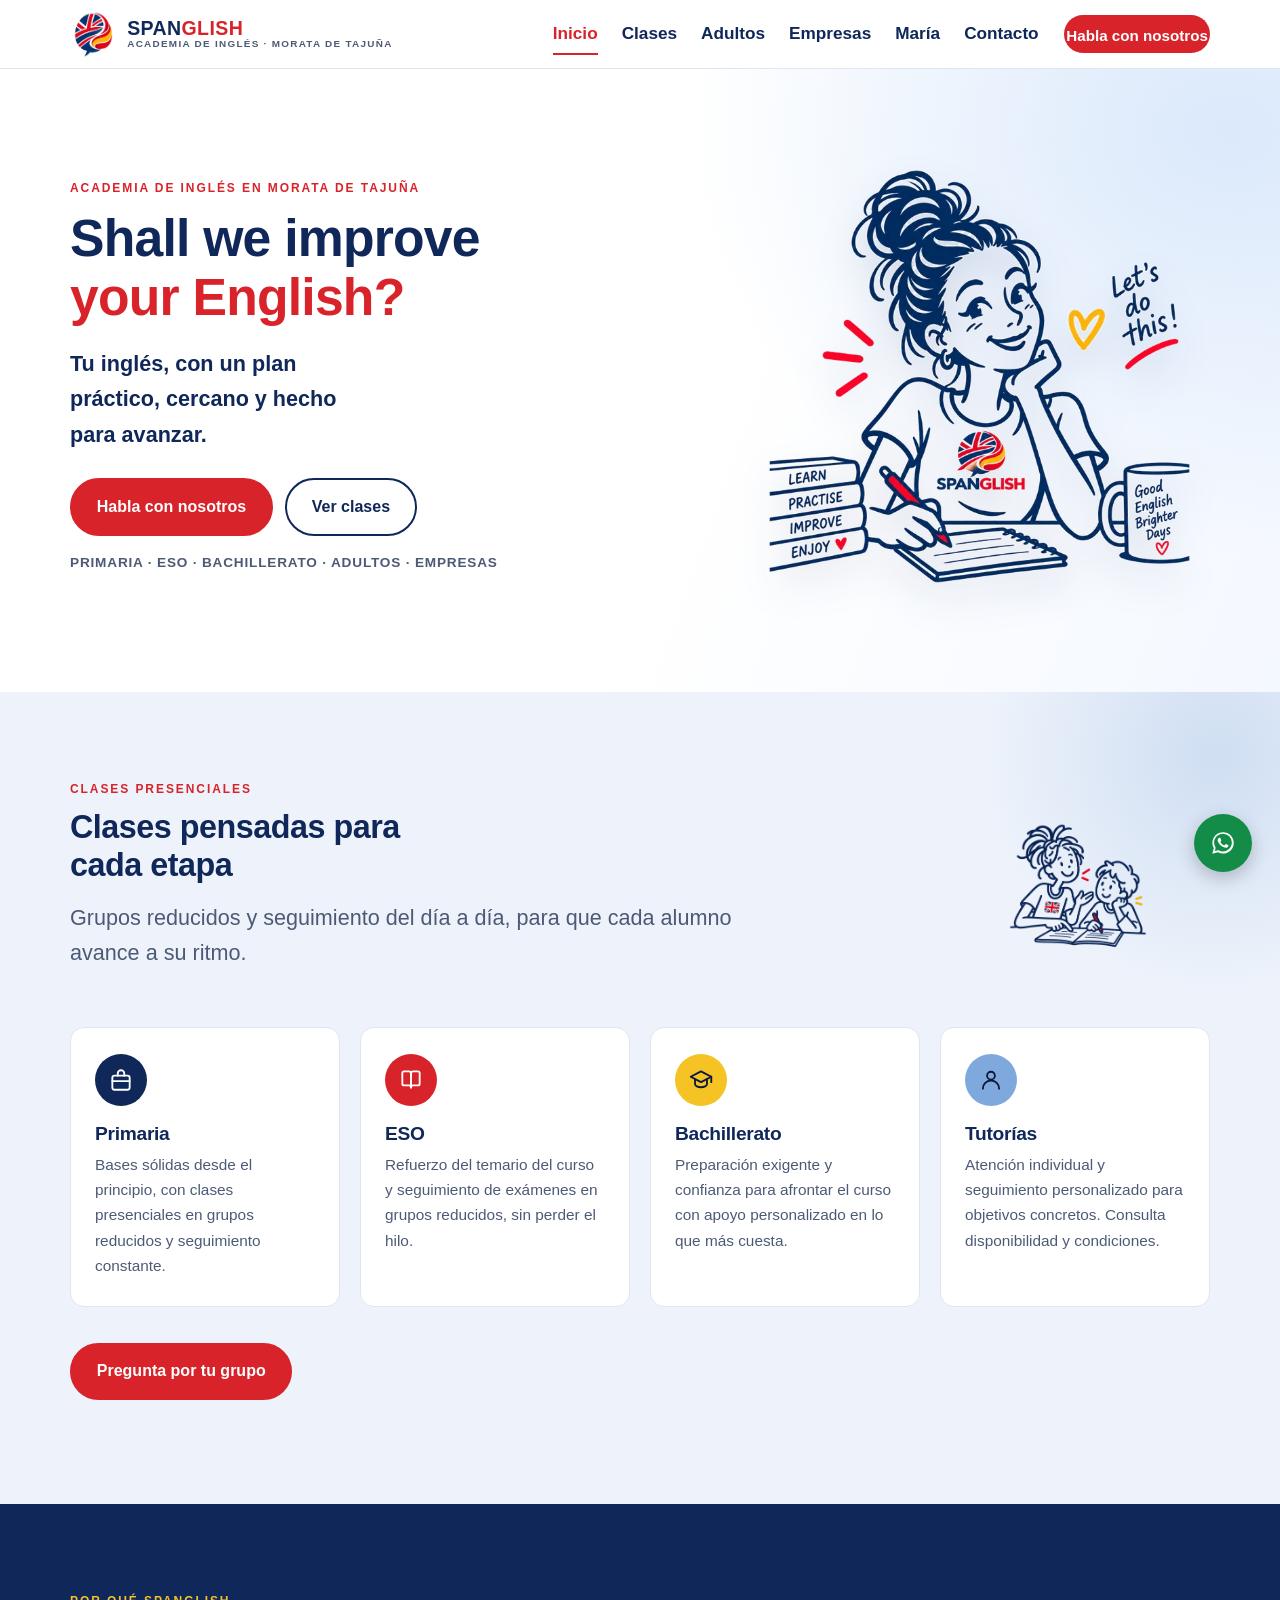
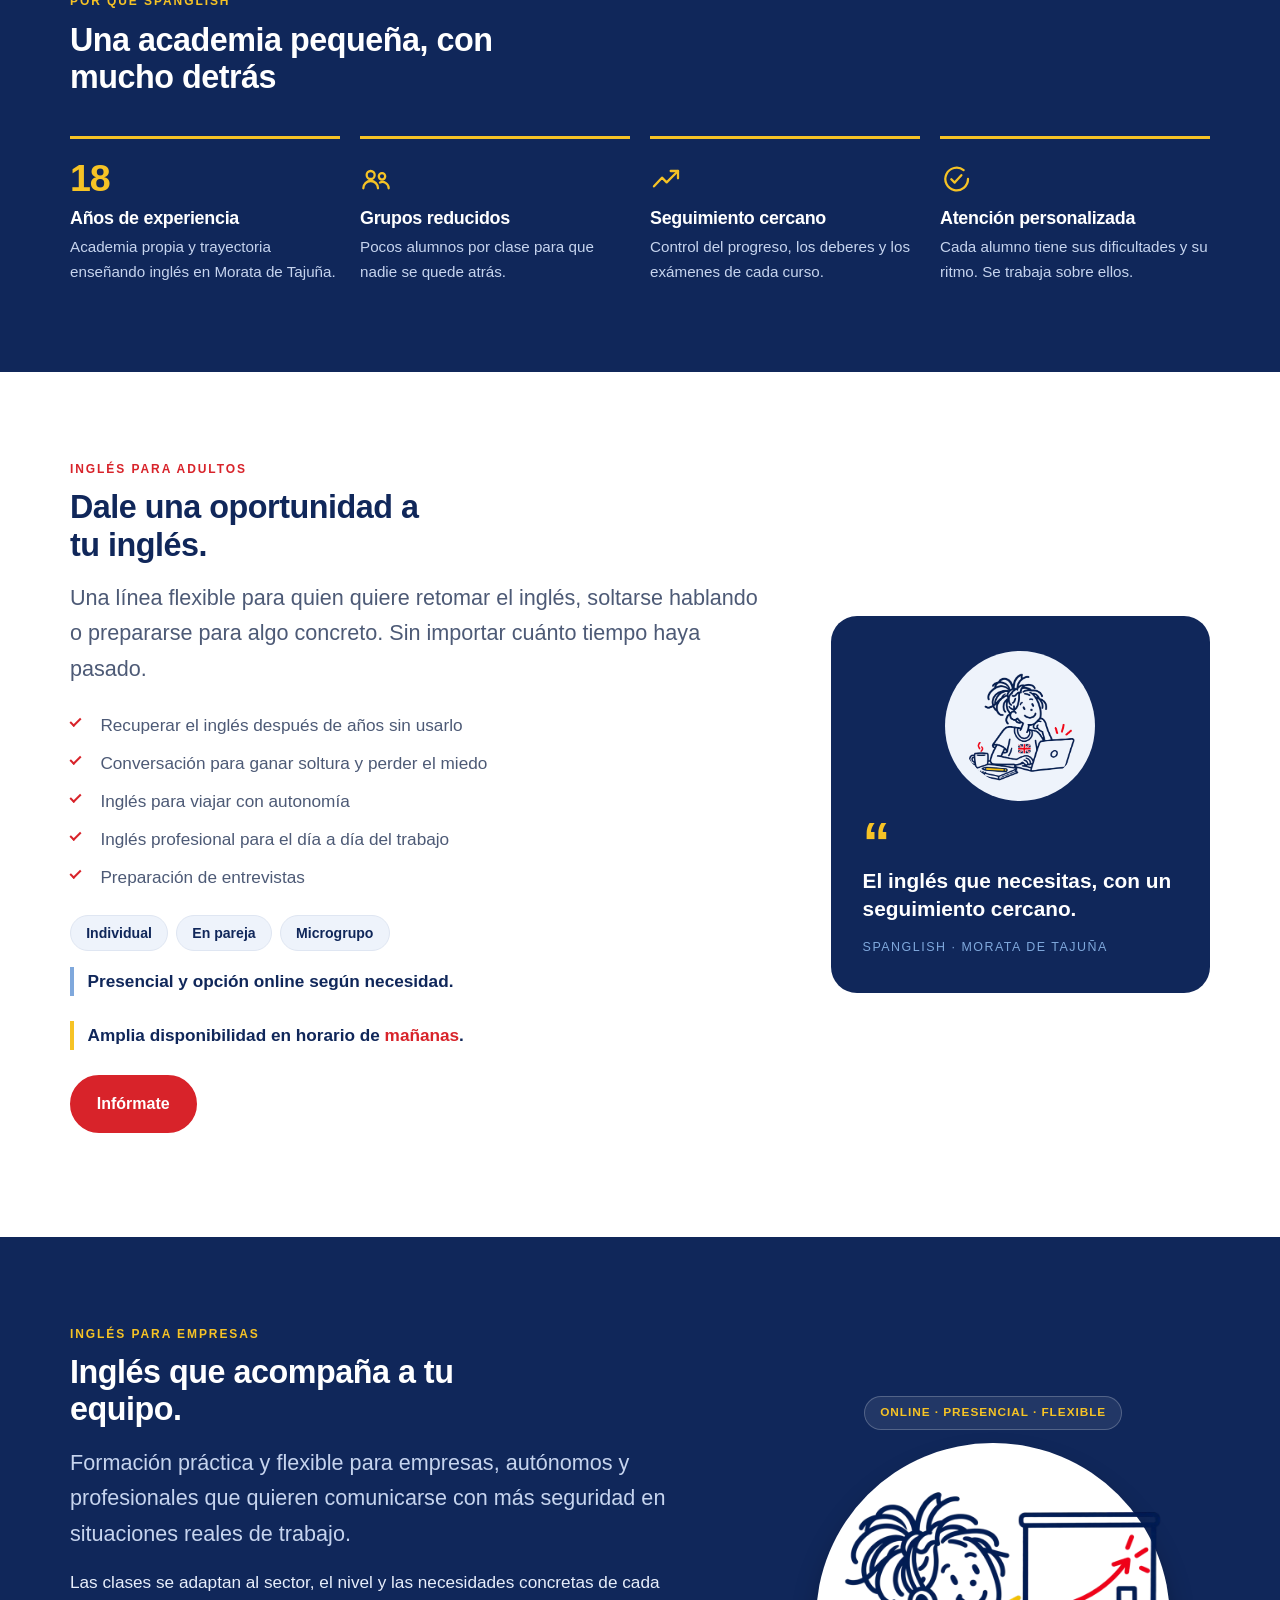
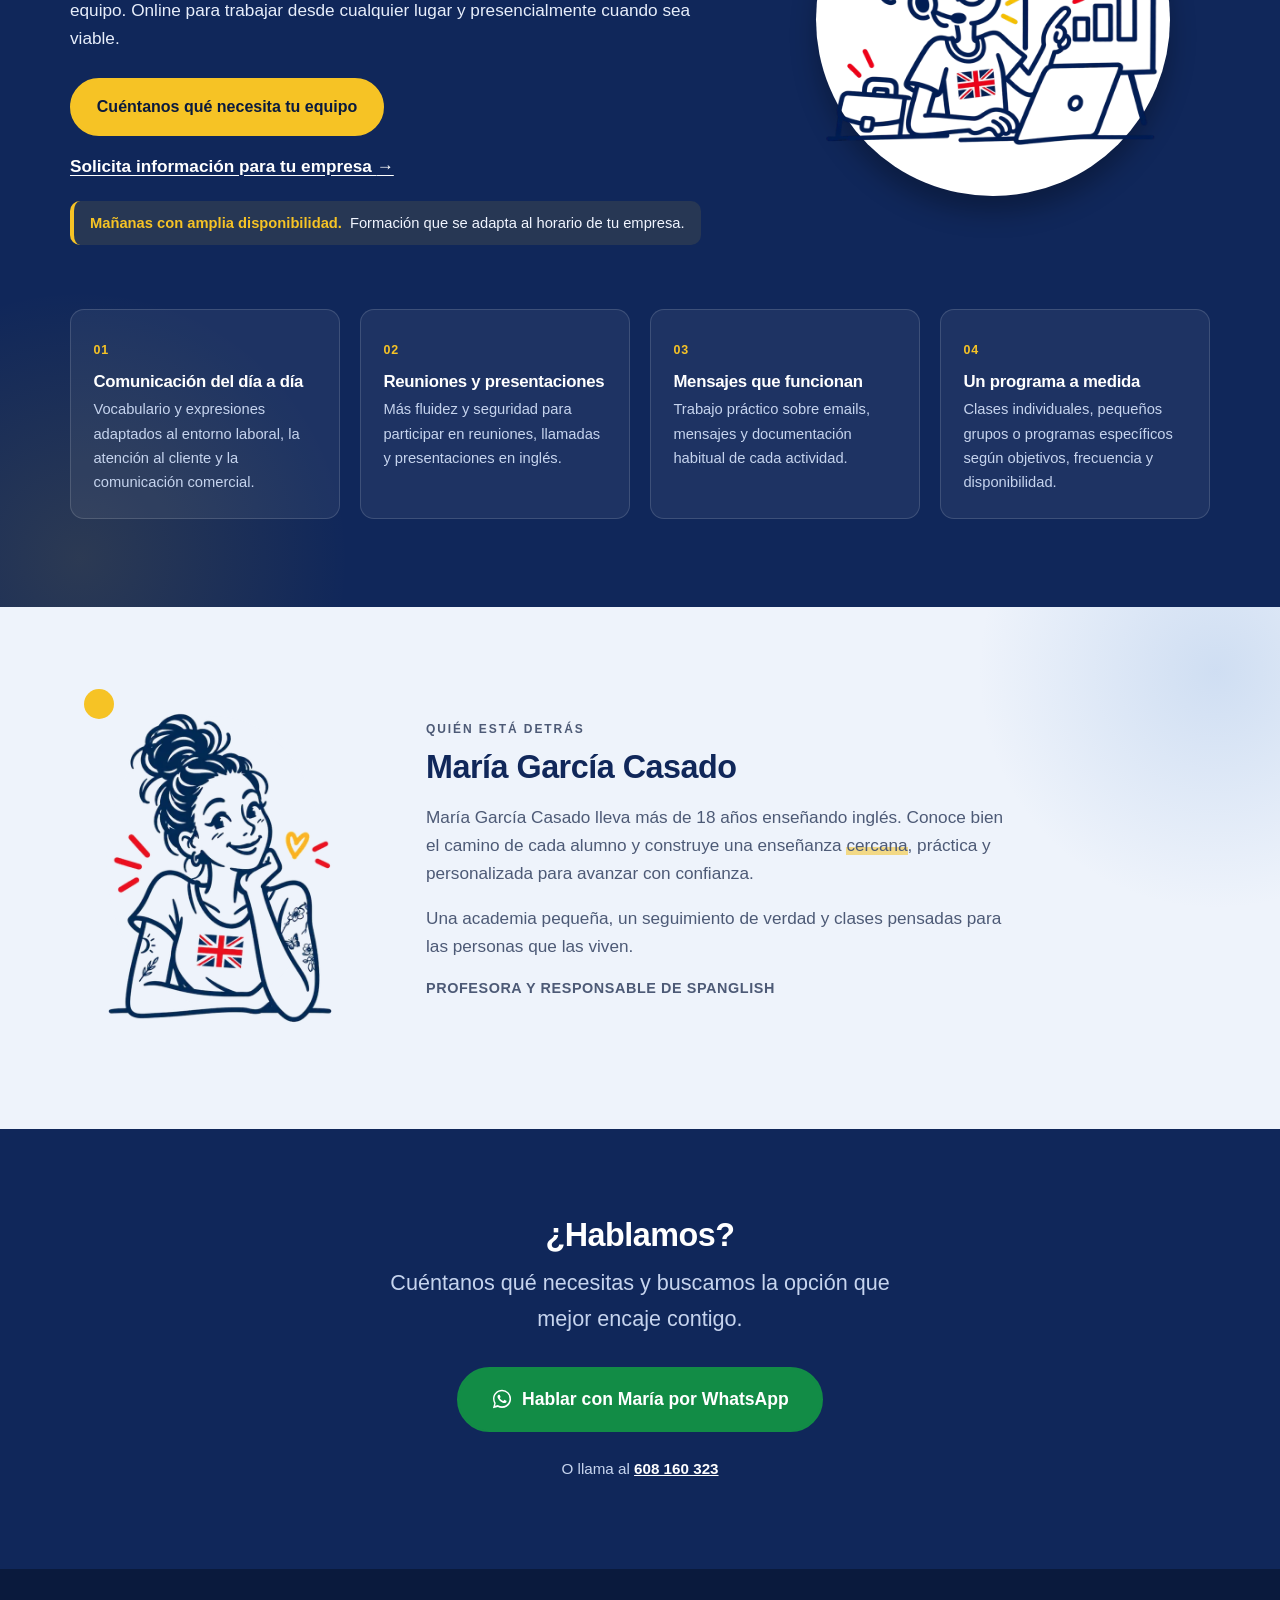
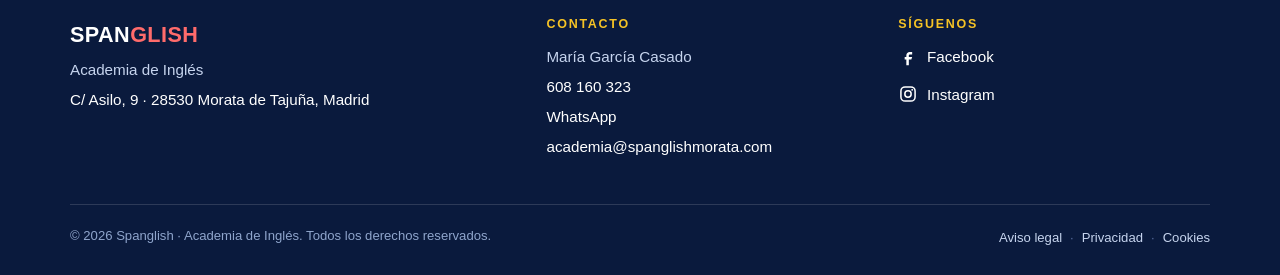
<file: index.html>
<!DOCTYPE html>
<html lang="es">
<head>
<meta charset="UTF-8">
<meta name="viewport" content="width=device-width, initial-scale=1">
<title>Spanglish | Clases de inglés, adultos y empresas</title>
<meta name="description" content="Clases de inglés en Morata de Tajuña y online: grupos reducidos, adultos, particulares y formación de inglés para empresas. Más de 18 años de experiencia.">
<link rel="canonical" href="https://spanglishmorata.com/">
<meta name="theme-color" content="#10275A">
<meta name="robots" content="index, follow">

<meta property="og:type" content="website">
<meta property="og:site_name" content="Spanglish · Academia de Inglés">
<meta property="og:locale" content="es_ES">
<meta property="og:title" content="Spanglish | Clases de inglés, adultos y empresas">
<meta property="og:description" content="Inglés práctico para alumnos, adultos, profesionales y empresas. Más de 18 años de experiencia.">
<meta property="og:url" content="https://spanglishmorata.com/">
<meta property="og:image" content="https://spanglishmorata.com/assets/img/og-image.png">
<meta property="og:image:type" content="image/png">
<meta property="og:image:width" content="1200">
<meta property="og:image:height" content="630">
<meta property="og:image:alt" content="Spanglish · Academia de Inglés en Morata de Tajuña">

<meta name="twitter:card" content="summary_large_image">
<meta name="twitter:title" content="Spanglish | Clases de inglés, adultos y empresas">
<meta name="twitter:description" content="Inglés práctico para alumnos, adultos, profesionales y empresas. Más de 18 años de experiencia.">
<meta name="twitter:image" content="https://spanglishmorata.com/assets/img/og-image.png">

<!-- El dominio canónico es spanglishmorata.com; GitHub Pages sigue siendo el hosting actual. -->
<link rel="icon" href="assets/icons/favicon-32.png" sizes="32x32" type="image/png">
<link rel="apple-touch-icon" href="assets/icons/apple-touch-icon.png">
<link rel="stylesheet" href="css/styles.css">
</head>
<body>

<a class="skip-link" href="#contenido">Saltar al contenido principal</a>
<span id="inicio" class="anchor-top" aria-hidden="true"></span>

<header class="site-header">
  <div class="wrap header-inner">
    <a class="brand" href="#inicio" aria-label="Spanglish, Academia de Inglés en Morata de Tajuña. Ir al inicio">
      <img src="assets/img/logo-spanglish-icon.png" alt="" width="46" height="46" class="brand-logo">
      <span class="brand-text">
        <span class="brand-name"><span>SPAN</span><em>GLISH</em></span>
        <span class="brand-tag">Academia de Inglés · Morata de Tajuña</span>
      </span>
    </a>

    <button class="nav-toggle" id="navToggle" type="button" aria-expanded="false" aria-controls="navMenu">
      <span class="nav-toggle-bars" aria-hidden="true"></span>
      <span class="sr-only">Abrir menú de navegación</span>
    </button>

    <nav class="site-nav" id="navMenu" aria-label="Navegación principal">
      <ul>
        <li><a href="#inicio">Inicio</a></li>
        <li><a href="#clases">Clases</a></li>
        <li><a href="#adultos">Adultos</a></li>
        <li><a href="#empresas">Empresas</a></li>
        <li><a href="#maria">María</a></li>
        <li><a href="#contacto">Contacto</a></li>
      </ul>
      <a class="btn btn-primary btn-sm nav-cta" href="https://wa.me/34608160323?text=Hola%20Mar%C3%ADa%2C%20he%20visto%20la%20web%20de%20Spanglish%20y%20quer%C3%ADa%20informaci%C3%B3n." target="_blank" rel="noopener">Habla con nosotros</a>
    </nav>
  </div>
</header>

<main id="contenido">

  <!-- HERO -->
  <section class="hero" aria-labelledby="hero-title">
    <div class="wrap hero-inner">
      <div class="hero-copy">
        <p class="eyebrow">Academia de inglés en Morata de Tajuña</p>
        <h1 id="hero-title" class="hero-title">Shall we improve <span class="accent">your English?</span></h1>
        <p class="hero-lead">Tu inglés, con un plan práctico, cercano y hecho para avanzar.</p>
        <div class="hero-actions">
          <a class="btn btn-primary" href="https://wa.me/34608160323?text=Hola%20Mar%C3%ADa%2C%20he%20visto%20la%20web%20de%20Spanglish%20y%20quer%C3%ADa%20informaci%C3%B3n." target="_blank" rel="noopener">Habla con nosotros</a>
          <a class="btn btn-ghost" href="#clases">Ver clases</a>
        </div>
        <p class="hero-note">Primaria · ESO · Bachillerato · Adultos · Empresas</p>
      </div>

      <div class="hero-visual">
        <img src="assets/img/maria-v11.webp" alt="Ilustración de Spanglish: una alumna sonriente escribiendo, rodeada de libros con las palabras Learn, Practise, Improve, Enjoy" width="680" height="671" fetchpriority="high">
      </div>
    </div>
  </section>

  <!-- CLASES -->
  <section class="section section--soft" id="clases" aria-labelledby="clases-title">
    <div class="wrap">
      <div class="clases-intro">
        <div>
          <p class="eyebrow">Clases presenciales</p>
          <h2 id="clases-title" class="section-title">Clases pensadas para cada etapa</h2>
          <p class="section-lead">Grupos reducidos y seguimiento del día a día, para que cada alumno avance a su ritmo.</p>
        </div>
        <div class="clases-visual">
          <img src="assets/img/teaching-pair.webp" alt="Ilustración de una profesora de Spanglish ayudando a un alumno con sus deberes" width="743" height="760" loading="lazy">
        </div>
      </div>

      <ul class="grid grid-4 course-list">
        <li class="course">
          <span class="course-icon course-icon--navy" aria-hidden="true">
            <svg viewBox="0 0 24 24" fill="none" stroke="currentColor" stroke-width="1.7" stroke-linecap="round" stroke-linejoin="round"><path d="M6 8h12a2 2 0 0 1 2 2v9a2 2 0 0 1-2 2H6a2 2 0 0 1-2-2v-9a2 2 0 0 1 2-2Z"/><path d="M9 8V6a3 3 0 0 1 6 0v2"/><path d="M4 13h16"/></svg>
          </span>
          <h3>Primaria</h3>
          <p>Bases sólidas desde el principio, con clases presenciales en grupos reducidos y seguimiento constante.</p>
        </li>
        <li class="course">
          <span class="course-icon course-icon--red" aria-hidden="true">
            <svg viewBox="0 0 24 24" fill="none" stroke="currentColor" stroke-width="1.7" stroke-linecap="round" stroke-linejoin="round"><path d="M4 5.5A1.5 1.5 0 0 1 5.5 4H10a2 2 0 0 1 2 2v13a2 2 0 0 0-2-2H5.5A1.5 1.5 0 0 1 4 15.5Z"/><path d="M20 5.5A1.5 1.5 0 0 0 18.5 4H14a2 2 0 0 0-2 2v13a2 2 0 0 1 2-2h4.5a1.5 1.5 0 0 0 1.5-1.5Z"/></svg>
          </span>
          <h3>ESO</h3>
          <p>Refuerzo del temario del curso y seguimiento de exámenes en grupos reducidos, sin perder el hilo.</p>
        </li>
        <li class="course">
          <span class="course-icon course-icon--gold" aria-hidden="true">
            <svg viewBox="0 0 24 24" fill="none" stroke="currentColor" stroke-width="1.7" stroke-linecap="round" stroke-linejoin="round"><path d="M12 4 2.5 9 12 14l9.5-5Z"/><path d="M6.5 11.3V16c0 1.4 2.5 2.7 5.5 2.7s5.5-1.3 5.5-2.7v-4.7"/><path d="M21.5 9v5"/></svg>
          </span>
          <h3>Bachillerato</h3>
          <p>Preparación exigente y confianza para afrontar el curso con apoyo personalizado en lo que más cuesta.</p>
        </li>
        <li class="course">
          <span class="course-icon course-icon--sky" aria-hidden="true">
            <svg viewBox="0 0 24 24" fill="none" stroke="currentColor" stroke-width="1.7" stroke-linecap="round" stroke-linejoin="round"><circle cx="12" cy="8" r="3.6"/><path d="M4.5 20a7.5 7.5 0 0 1 15 0"/></svg>
          </span>
          <h3>Tutorías</h3>
          <p>Atención individual y seguimiento personalizado para objetivos concretos. Consulta disponibilidad y condiciones.</p>
        </li>
      </ul>

      <p class="section-foot">
        <a class="btn btn-primary" href="https://wa.me/34608160323?text=Hola%20Mar%C3%ADa%2C%20he%20visto%20la%20web%20de%20Spanglish%20y%20quer%C3%ADa%20informaci%C3%B3n." target="_blank" rel="noopener">Pregunta por tu grupo</a>
      </p>
    </div>
  </section>

  <!-- POR QUÉ -->
  <section class="section section--navy" aria-labelledby="porque-title">
    <div class="wrap">
      <p class="eyebrow eyebrow--light">Por qué Spanglish</p>
      <h2 id="porque-title" class="section-title">Una academia pequeña, con mucho detrás</h2>
      <ul class="grid grid-4 reasons">
        <li>
          <span class="reason-mark" aria-hidden="true"><span class="reason-num">18</span></span>
          <h3>Años de experiencia</h3>
          <p>Academia propia y trayectoria enseñando inglés en Morata de Tajuña.</p>
        </li>
        <li>
          <span class="reason-mark" aria-hidden="true">
            <svg viewBox="0 0 24 24" fill="none" stroke="currentColor" stroke-width="1.7" stroke-linecap="round" stroke-linejoin="round"><circle cx="8" cy="9" r="3"/><circle cx="16.5" cy="10" r="2.4"/><path d="M2.5 19a5.5 5.5 0 0 1 11 0"/><path d="M15 14.6a4.7 4.7 0 0 1 6.5 4.4"/></svg>
          </span>
          <h3>Grupos reducidos</h3>
          <p>Pocos alumnos por clase para que nadie se quede atrás.</p>
        </li>
        <li>
          <span class="reason-mark" aria-hidden="true">
            <svg viewBox="0 0 24 24" fill="none" stroke="currentColor" stroke-width="1.7" stroke-linecap="round" stroke-linejoin="round"><path d="M3 17.5 9 11l3.5 3.5L21 6"/><path d="M15.5 6H21v5.5"/></svg>
          </span>
          <h3>Seguimiento cercano</h3>
          <p>Control del progreso, los deberes y los exámenes de cada curso.</p>
        </li>
        <li>
          <span class="reason-mark" aria-hidden="true">
            <svg viewBox="0 0 24 24" fill="none" stroke="currentColor" stroke-width="1.7" stroke-linecap="round" stroke-linejoin="round"><path d="M21 12a8.5 8.5 0 1 1-3.3-6.7"/><path d="M8.5 12.2 11 14.7l5-5.6"/></svg>
          </span>
          <h3>Atención personalizada</h3>
          <p>Cada alumno tiene sus dificultades y su ritmo. Se trabaja sobre ellos.</p>
        </li>
      </ul>
    </div>
  </section>

  <!-- ADULTOS -->
  <section class="section" id="adultos" aria-labelledby="adultos-title">
    <div class="wrap adults">
      <div class="adults-copy">
        <p class="eyebrow">Inglés para adultos</p>
        <h2 id="adultos-title" class="section-title">Dale una oportunidad a tu inglés.</h2>
        <p class="section-lead">Una línea flexible para quien quiere retomar el inglés, soltarse hablando o prepararse para algo concreto. Sin importar cuánto tiempo haya pasado.</p>
        <ul class="ticks">
          <li>Recuperar el inglés después de años sin usarlo</li>
          <li>Conversación para ganar soltura y perder el miedo</li>
          <li>Inglés para viajar con autonomía</li>
          <li>Inglés profesional para el día a día del trabajo</li>
          <li>Preparación de entrevistas</li>
        </ul>
        <p class="pill-row">
          <span class="pill">Individual</span>
          <span class="pill">En pareja</span>
          <span class="pill">Microgrupo</span>
        </p>
        <p class="note">Presencial y opción online según necesidad.</p>
        <p class="note note--accent">Amplia disponibilidad en horario de <strong>mañanas</strong>.</p>
        <p>
          <a class="btn btn-primary" href="https://wa.me/34608160323?text=Hola%20Mar%C3%ADa%2C%20he%20visto%20la%20web%20de%20Spanglish%20y%20quer%C3%ADa%20informaci%C3%B3n%20sobre%20las%20clases%20de%20adultos." target="_blank" rel="noopener">Infórmate</a>
        </p>
      </div>
      <aside class="adults-aside">
        <div class="adults-aside-visual">
          <img src="assets/img/adults-online.webp" alt="Ilustración de una alumna adulta de Spanglish en una clase online con portátil y café" width="760" height="758" loading="lazy">
        </div>
        <p class="quote-mark" aria-hidden="true">“</p>
        <p class="quote">El inglés que necesitas, con un seguimiento cercano.</p>
        <p class="quote-by">Spanglish · Morata de Tajuña</p>
      </aside>
    </div>
  </section>

  <!-- EMPRESAS -->
  <section class="section section--navy section--business" id="empresas" aria-labelledby="empresas-title">
    <div class="wrap business-layout">
      <div class="business-copy">
        <p class="eyebrow eyebrow--light">Inglés para empresas</p>
        <h2 id="empresas-title" class="section-title">Inglés que acompaña a tu equipo.</h2>
        <p class="section-lead">Formación práctica y flexible para empresas, autónomos y profesionales que quieren comunicarse con más seguridad en situaciones reales de trabajo.</p>
        <p>Las clases se adaptan al sector, el nivel y las necesidades concretas de cada equipo. Online para trabajar desde cualquier lugar y presencialmente cuando sea viable.</p>
        <div class="business-actions">
          <a class="btn btn-gold" href="https://wa.me/34608160323?text=Hola%20Mar%C3%ADa%2C%20me%20gustar%C3%ADa%20recibir%20informaci%C3%B3n%20sobre%20clases%20de%20ingl%C3%A9s%20para%20mi%20empresa." target="_blank" rel="noopener">Cuéntanos qué necesita tu equipo</a>
          <a class="business-link" href="#contacto">Solicita información para tu empresa <span aria-hidden="true">→</span></a>
        </div>
        <p class="business-note"><strong>Mañanas con amplia disponibilidad.</strong> Formación que se adapta al horario de tu empresa.</p>
      </div>
      <div class="business-visual">
        <span class="business-tag">Online · Presencial · Flexible</span>
        <figure>
          <img src="assets/img/business-learning.webp" alt="Ilustración de una profesional de Spanglish con portátil y una presentación" width="820" height="820" loading="lazy">
        </figure>
      </div>
    </div>

    <div class="wrap grid grid-4 business-offerings" aria-label="Áreas de formación para empresas">
      <article class="business-card">
        <span class="business-card-num" aria-hidden="true">01</span>
        <h3>Comunicación del día a día</h3>
        <p>Vocabulario y expresiones adaptados al entorno laboral, la atención al cliente y la comunicación comercial.</p>
      </article>
      <article class="business-card">
        <span class="business-card-num" aria-hidden="true">02</span>
        <h3>Reuniones y presentaciones</h3>
        <p>Más fluidez y seguridad para participar en reuniones, llamadas y presentaciones en inglés.</p>
      </article>
      <article class="business-card">
        <span class="business-card-num" aria-hidden="true">03</span>
        <h3>Mensajes que funcionan</h3>
        <p>Trabajo práctico sobre emails, mensajes y documentación habitual de cada actividad.</p>
      </article>
      <article class="business-card">
        <span class="business-card-num" aria-hidden="true">04</span>
        <h3>Un programa a medida</h3>
        <p>Clases individuales, pequeños grupos o programas específicos según objetivos, frecuencia y disponibilidad.</p>
      </article>
    </div>
  </section>

  <!-- MARÍA -->
  <section class="section section--soft" id="maria" aria-labelledby="maria-title">
    <div class="wrap about">
      <div class="about-photo">
        <img src="assets/img/maria-portrait.webp" alt="Retrato ilustrado de María García Casado, sonriente" width="572" height="760" loading="lazy">
      </div>
      <div class="about-copy">
        <p class="eyebrow">Quién está detrás</p>
        <h2 id="maria-title" class="section-title">María García Casado</h2>
        <p>María García Casado lleva más de 18 años enseñando inglés. Conoce bien el camino de cada alumno y construye una enseñanza <span class="hl-gold">cercana</span>, práctica y personalizada para avanzar con confianza.</p>
        <p class="about-highlight">Una academia pequeña, un seguimiento de verdad y clases pensadas para las personas que las viven.</p>
        <p class="about-signature">Profesora y responsable de Spanglish</p>
      </div>
    </div>
  </section>

  <!-- CTA FINAL -->
  <section class="section cta-final" id="contacto" aria-labelledby="cta-title">
    <div class="wrap cta-inner">
      <h2 id="cta-title" class="cta-title">¿Hablamos?</h2>
      <p class="cta-lead">Cuéntanos qué necesitas y buscamos la opción que mejor encaje contigo.</p>
      <a class="btn btn-wa btn-lg" href="https://wa.me/34608160323?text=Hola%20Mar%C3%ADa%2C%20he%20visto%20la%20web%20de%20Spanglish%20y%20quer%C3%ADa%20informaci%C3%B3n." target="_blank" rel="noopener">
        <svg class="wa-icon" viewBox="0 0 24 24" fill="currentColor" aria-hidden="true"><path d="M12.04 2C6.6 2 2.2 6.4 2.2 11.84c0 1.74.46 3.44 1.32 4.94L2.1 22l5.36-1.4a9.82 9.82 0 0 0 4.58 1.16h.01c5.43 0 9.84-4.4 9.84-9.84 0-2.63-1.03-5.1-2.89-6.96A9.75 9.75 0 0 0 12.04 2Zm0 17.92h-.01a8.2 8.2 0 0 1-4.16-1.14l-.3-.18-3.18.83.85-3.1-.2-.32a8.14 8.14 0 0 1-1.25-4.37c0-4.51 3.68-8.18 8.2-8.18a8.13 8.13 0 0 1 5.78 2.4 8.11 8.11 0 0 1 2.4 5.79c0 4.52-3.68 8.19-8.13 8.19Zm4.49-6.13c-.24-.12-1.45-.72-1.68-.8-.22-.08-.39-.12-.55.12-.16.25-.63.8-.77.97-.14.16-.28.18-.52.06-.25-.12-1.04-.38-1.97-1.22-.73-.65-1.22-1.45-1.36-1.69-.14-.25-.02-.38.1-.5.11-.11.25-.28.37-.43.12-.14.16-.24.24-.4.08-.17.04-.31-.02-.43-.06-.12-.55-1.33-.76-1.82-.2-.48-.4-.41-.55-.42h-.47c-.16 0-.43.06-.65.3-.22.25-.85.84-.85 2.03 0 1.2.87 2.35.99 2.51.12.17 1.71 2.62 4.15 3.67.58.25 1.03.4 1.39.51.58.19 1.11.16 1.53.1.47-.07 1.45-.6 1.65-1.17.2-.58.2-1.07.14-1.17-.06-.11-.22-.17-.46-.29Z"/></svg>
        Hablar con María por WhatsApp
      </a>
      <p class="cta-phone">O llama al <a href="tel:+34608160323">608 160 323</a></p>
    </div>
  </section>

</main>

<footer class="site-footer">
  <div class="wrap footer-inner">
    <div class="footer-brand">
      <p class="footer-name"><span>SPAN</span><em>GLISH</em></p>
      <p>Academia de Inglés</p>
      <p>
        <a href="https://www.google.com/maps/search/?api=1&query=C%2F%20Asilo%2C%209%2C%2028530%20Morata%20de%20Taju%C3%B1a%2C%20Madrid" target="_blank" rel="noopener">
          C/ Asilo, 9 · 28530 Morata de Tajuña, Madrid
        </a>
      </p>
    </div>
    <div class="footer-col">
      <h2 class="footer-title">Contacto</h2>
      <p>María García Casado</p>
      <p><a href="tel:+34608160323">608 160 323</a></p>
      <p><a href="https://wa.me/34608160323" target="_blank" rel="noopener">WhatsApp</a></p>
      <p><a href="mailto:academia@spanglishmorata.com">academia@spanglishmorata.com</a></p>
    </div>
    <div class="footer-col">
      <h2 class="footer-title">Síguenos</h2>
      <ul class="social">
        <li><a href="https://www.facebook.com/spanglishmorata" target="_blank" rel="noopener" aria-label="Facebook de Spanglish (se abre en una pestaña nueva)"><svg viewBox="0 0 24 24" fill="currentColor" aria-hidden="true" width="20" height="20"><path d="M14 9h3V6h-3c-2.2 0-4 1.8-4 4v2H8v3h2v7h3v-7h3l1-3h-4v-2c0-.6.4-1 1-1Z"/></svg><span>Facebook</span></a></li>
        <li><a href="https://www.instagram.com/spanglishmorata/" target="_blank" rel="noopener" aria-label="Instagram de Spanglish (se abre en una pestaña nueva)"><svg viewBox="0 0 24 24" fill="none" stroke="currentColor" stroke-width="1.8" aria-hidden="true" width="20" height="20"><rect x="3.5" y="3.5" width="17" height="17" rx="5"/><circle cx="12" cy="12" r="3.8"/><circle cx="17" cy="7" r="1.1" fill="currentColor" stroke="none"/></svg><span>Instagram</span></a></li>
      </ul>
    </div>
  </div>
  <div class="wrap footer-bottom">
    <p>© <span id="year">2026</span> Spanglish · Academia de Inglés. Todos los derechos reservados.</p>
    <nav class="footer-legal" aria-label="Legal">
      <a href="aviso-legal.html">Aviso legal</a>
      <span aria-hidden="true">·</span>
      <a href="privacidad.html">Privacidad</a>
      <span aria-hidden="true">·</span>
      <a href="cookies.html">Cookies</a>
    </nav>
  </div>
</footer>

<a class="wa-float" href="https://wa.me/34608160323?text=Hola%20Mar%C3%ADa%2C%20he%20visto%20la%20web%20de%20Spanglish%20y%20quer%C3%ADa%20informaci%C3%B3n." target="_blank" rel="noopener" aria-label="Escribir a María por WhatsApp (se abre en una pestaña nueva)">
  <svg viewBox="0 0 24 24" fill="currentColor" aria-hidden="true" width="26" height="26"><path d="M12.04 2C6.6 2 2.2 6.4 2.2 11.84c0 1.74.46 3.44 1.32 4.94L2.1 22l5.36-1.4a9.82 9.82 0 0 0 4.58 1.16h.01c5.43 0 9.84-4.4 9.84-9.84 0-2.63-1.03-5.1-2.89-6.96A9.75 9.75 0 0 0 12.04 2Zm0 17.92h-.01a8.2 8.2 0 0 1-4.16-1.14l-.3-.18-3.18.83.85-3.1-.2-.32a8.14 8.14 0 0 1-1.25-4.37c0-4.51 3.68-8.18 8.2-8.18a8.13 8.13 0 0 1 5.78 2.4 8.11 8.11 0 0 1 2.4 5.79c0 4.52-3.68 8.19-8.13 8.19Zm4.49-6.13c-.24-.12-1.45-.72-1.68-.8-.22-.08-.39-.12-.55.12-.16.25-.63.8-.77.97-.14.16-.28.18-.52.06-.25-.12-1.04-.38-1.97-1.22-.73-.65-1.22-1.45-1.36-1.69-.14-.25-.02-.38.1-.5.11-.11.25-.28.37-.43.12-.14.16-.24.24-.4.08-.17.04-.31-.02-.43-.06-.12-.55-1.33-.76-1.82-.2-.48-.4-.41-.55-.42h-.47c-.16 0-.43.06-.65.3-.22.25-.85.84-.85 2.03 0 1.2.87 2.35.99 2.51.12.17 1.71 2.62 4.15 3.67.58.25 1.03.4 1.39.51.58.19 1.11.16 1.53.1.47-.07 1.45-.6 1.65-1.17.2-.58.2-1.07.14-1.17-.06-.11-.22-.17-.46-.29Z"/></svg>
</a>

<script type="application/ld+json">
{
  "@context": "https://schema.org",
  "@type": "EducationalOrganization",
  "name": "Spanglish · Academia de Inglés",
  "alternateName": "Spanglish Morata",
  "description": "Clases de inglés en Morata de Tajuña y online para alumnos, adultos, profesionales y empresas. Más de 18 años de experiencia.",
  "url": "https://spanglishmorata.com/",
  "telephone": "+34608160323",
  "email": "academia@spanglishmorata.com",
  "address": {
    "@type": "PostalAddress",
    "streetAddress": "C/ Asilo, 9",
    "postalCode": "28530",
    "addressLocality": "Morata de Tajuña",
    "addressRegion": "Madrid",
    "addressCountry": "ES"
  },
  "hasMap": "https://www.google.com/maps/search/?api=1&query=C%2F%20Asilo%2C%209%2C%2028530%20Morata%20de%20Taju%C3%B1a%2C%20Madrid",
  "areaServed": "Morata de Tajuña, Madrid y formación online",
  "employee": {
    "@type": "Person",
    "name": "María García Casado",
    "jobTitle": "Profesora de inglés"
  }
}
</script>

<script src="js/main.js" defer></script>
</body>
</html>
</file>
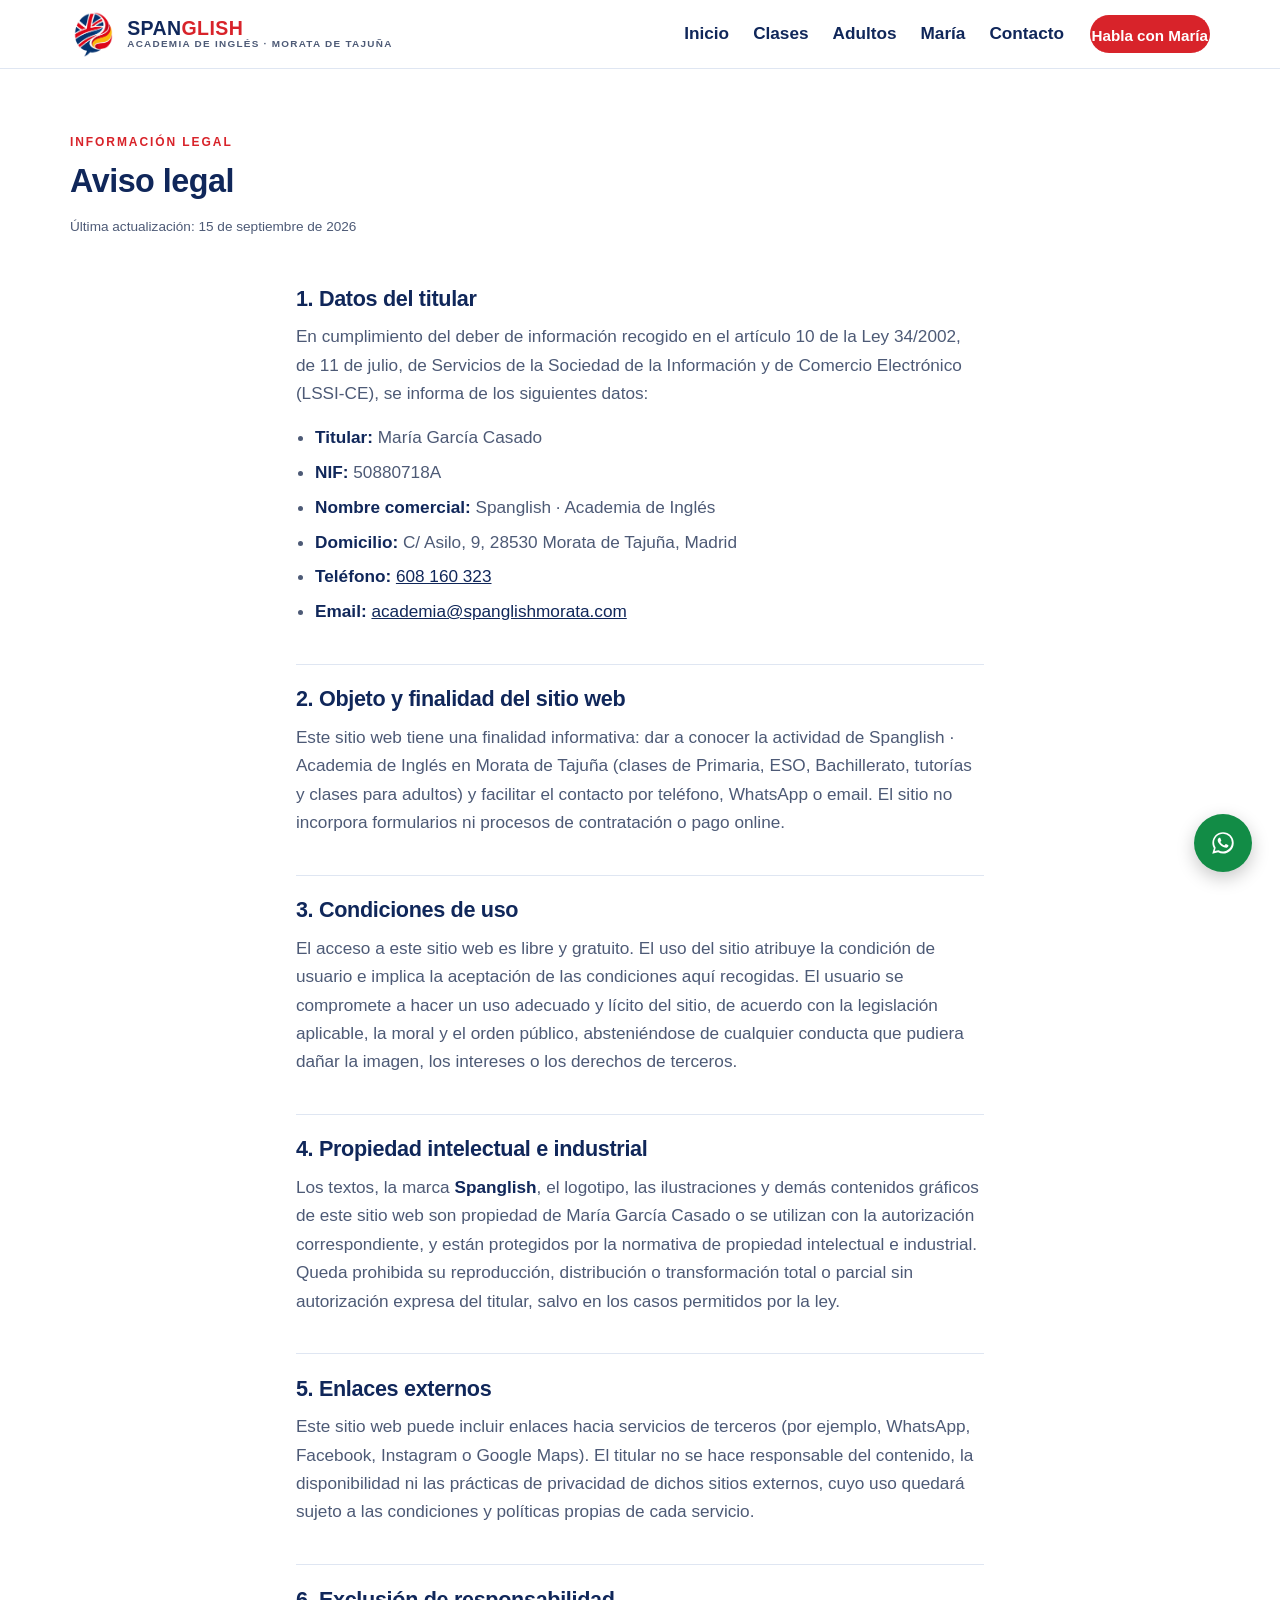
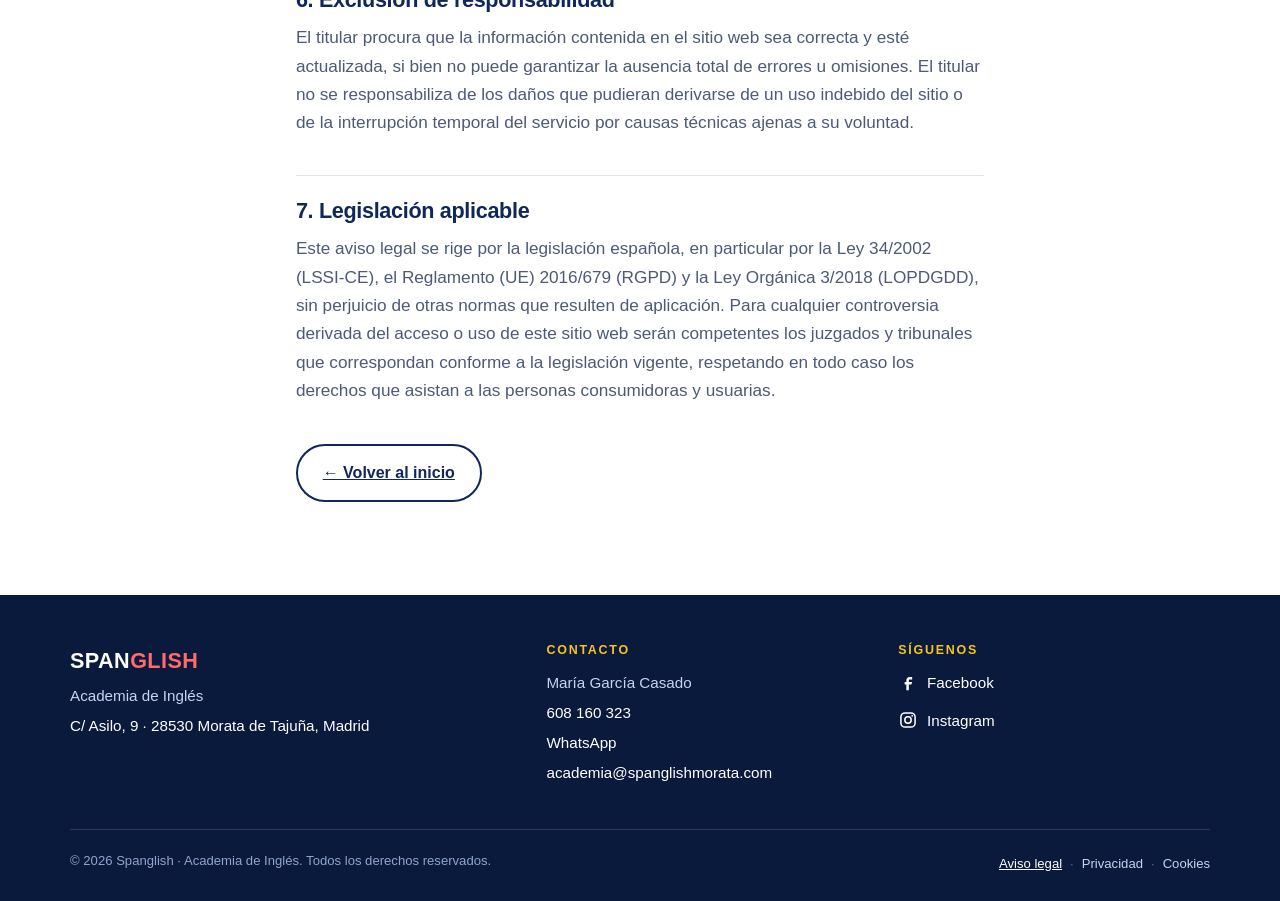
<file: aviso-legal.html>
<!DOCTYPE html>
<html lang="es">
<head>
<meta charset="UTF-8">
<meta name="viewport" content="width=device-width, initial-scale=1">
<title>Aviso legal | Spanglish · Academia de Inglés</title>
<meta name="description" content="Aviso legal de Spanglish, Academia de Inglés en Morata de Tajuña: datos del titular, condiciones de uso y propiedad intelectual.">
<link rel="canonical" href="https://spanglishmorata.com/aviso-legal.html">
<meta name="theme-color" content="#10275A">
<meta name="robots" content="index, follow">
<link rel="icon" href="assets/icons/favicon-32.png" sizes="32x32" type="image/png">
<link rel="apple-touch-icon" href="assets/icons/apple-touch-icon.png">
<link rel="stylesheet" href="css/styles.css">
</head>
<body>

<a class="skip-link" href="#contenido">Saltar al contenido principal</a>

<header class="site-header">
  <div class="wrap header-inner">
    <a class="brand" href="index.html" aria-label="Spanglish, Academia de Inglés en Morata de Tajuña. Ir al inicio">
      <img src="assets/img/logo-spanglish-icon.png" alt="" width="46" height="46" class="brand-logo">
      <span class="brand-text">
        <span class="brand-name"><span>SPAN</span><em>GLISH</em></span>
        <span class="brand-tag">Academia de Inglés · Morata de Tajuña</span>
      </span>
    </a>

    <button class="nav-toggle" id="navToggle" type="button" aria-expanded="false" aria-controls="navMenu">
      <span class="nav-toggle-bars" aria-hidden="true"></span>
      <span class="sr-only">Abrir menú de navegación</span>
    </button>

    <nav class="site-nav" id="navMenu" aria-label="Navegación principal">
      <ul>
        <li><a href="index.html">Inicio</a></li>
        <li><a href="index.html#clases">Clases</a></li>
        <li><a href="index.html#adultos">Adultos</a></li>
        <li><a href="index.html#maria">María</a></li>
        <li><a href="index.html#contacto">Contacto</a></li>
      </ul>
      <a class="btn btn-primary btn-sm nav-cta" href="https://wa.me/34608160323?text=Hola%20Mar%C3%ADa%2C%20he%20visto%20la%20web%20de%20Spanglish%20y%20quer%C3%ADa%20informaci%C3%B3n." target="_blank" rel="noopener">Habla con María</a>
    </nav>
  </div>
</header>

<main id="contenido">

  <section class="legal-hero">
    <div class="wrap">
      <p class="eyebrow">Información legal</p>
      <h1 class="section-title">Aviso legal</h1>
      <p class="legal-updated">Última actualización: 15 de septiembre de 2026</p>
    </div>
  </section>

  <section class="legal-content">
    <div class="wrap">

      <h2>1. Datos del titular</h2>
      <p>En cumplimiento del deber de información recogido en el artículo 10 de la Ley 34/2002, de 11 de julio, de Servicios de la Sociedad de la Información y de Comercio Electrónico (LSSI-CE), se informa de los siguientes datos:</p>
      <ul>
        <li><strong>Titular:</strong> María García Casado</li>
        <li><strong>NIF:</strong> 50880718A</li>
        <li><strong>Nombre comercial:</strong> Spanglish · Academia de Inglés</li>
        <li><strong>Domicilio:</strong> C/ Asilo, 9, 28530 Morata de Tajuña, Madrid</li>
        <li><strong>Teléfono:</strong> <a href="tel:+34608160323">608 160 323</a></li>
        <li><strong>Email:</strong> <a href="mailto:academia@spanglishmorata.com">academia@spanglishmorata.com</a></li>
      </ul>

      <h2>2. Objeto y finalidad del sitio web</h2>
      <p>Este sitio web tiene una finalidad informativa: dar a conocer la actividad de Spanglish · Academia de Inglés en Morata de Tajuña (clases de Primaria, ESO, Bachillerato, tutorías y clases para adultos) y facilitar el contacto por teléfono, WhatsApp o email. El sitio no incorpora formularios ni procesos de contratación o pago online.</p>

      <h2>3. Condiciones de uso</h2>
      <p>El acceso a este sitio web es libre y gratuito. El uso del sitio atribuye la condición de usuario e implica la aceptación de las condiciones aquí recogidas. El usuario se compromete a hacer un uso adecuado y lícito del sitio, de acuerdo con la legislación aplicable, la moral y el orden público, absteniéndose de cualquier conducta que pudiera dañar la imagen, los intereses o los derechos de terceros.</p>

      <h2>4. Propiedad intelectual e industrial</h2>
      <p>Los textos, la marca <strong>Spanglish</strong>, el logotipo, las ilustraciones y demás contenidos gráficos de este sitio web son propiedad de María García Casado o se utilizan con la autorización correspondiente, y están protegidos por la normativa de propiedad intelectual e industrial. Queda prohibida su reproducción, distribución o transformación total o parcial sin autorización expresa del titular, salvo en los casos permitidos por la ley.</p>

      <h2>5. Enlaces externos</h2>
      <p>Este sitio web puede incluir enlaces hacia servicios de terceros (por ejemplo, WhatsApp, Facebook, Instagram o Google Maps). El titular no se hace responsable del contenido, la disponibilidad ni las prácticas de privacidad de dichos sitios externos, cuyo uso quedará sujeto a las condiciones y políticas propias de cada servicio.</p>

      <h2>6. Exclusión de responsabilidad</h2>
      <p>El titular procura que la información contenida en el sitio web sea correcta y esté actualizada, si bien no puede garantizar la ausencia total de errores u omisiones. El titular no se responsabiliza de los daños que pudieran derivarse de un uso indebido del sitio o de la interrupción temporal del servicio por causas técnicas ajenas a su voluntad.</p>

      <h2>7. Legislación aplicable</h2>
      <p>Este aviso legal se rige por la legislación española, en particular por la Ley 34/2002 (LSSI-CE), el Reglamento (UE) 2016/679 (RGPD) y la Ley Orgánica 3/2018 (LOPDGDD), sin perjuicio de otras normas que resulten de aplicación. Para cualquier controversia derivada del acceso o uso de este sitio web serán competentes los juzgados y tribunales que correspondan conforme a la legislación vigente, respetando en todo caso los derechos que asistan a las personas consumidoras y usuarias.</p>

      <p class="legal-back"><a class="btn btn-ghost" href="index.html">← Volver al inicio</a></p>
    </div>
  </section>

</main>

<footer class="site-footer">
  <div class="wrap footer-inner">
    <div class="footer-brand">
      <p class="footer-name"><span>SPAN</span><em>GLISH</em></p>
      <p>Academia de Inglés</p>
      <p>
        <a href="https://www.google.com/maps/search/?api=1&query=C%2F%20Asilo%2C%209%2C%2028530%20Morata%20de%20Taju%C3%B1a%2C%20Madrid" target="_blank" rel="noopener">
          C/ Asilo, 9 · 28530 Morata de Tajuña, Madrid
        </a>
      </p>
    </div>
    <div class="footer-col">
      <h2 class="footer-title">Contacto</h2>
      <p>María García Casado</p>
      <p><a href="tel:+34608160323">608 160 323</a></p>
      <p><a href="https://wa.me/34608160323" target="_blank" rel="noopener">WhatsApp</a></p>
      <p><a href="mailto:academia@spanglishmorata.com">academia@spanglishmorata.com</a></p>
    </div>
    <div class="footer-col">
      <h2 class="footer-title">Síguenos</h2>
      <ul class="social">
        <li><a href="https://www.facebook.com/spanglishmorata" target="_blank" rel="noopener" aria-label="Facebook de Spanglish (se abre en una pestaña nueva)"><svg viewBox="0 0 24 24" fill="currentColor" aria-hidden="true" width="20" height="20"><path d="M14 9h3V6h-3c-2.2 0-4 1.8-4 4v2H8v3h2v7h3v-7h3l1-3h-4v-2c0-.6.4-1 1-1Z"/></svg><span>Facebook</span></a></li>
        <li><a href="https://www.instagram.com/spanglishmorata/" target="_blank" rel="noopener" aria-label="Instagram de Spanglish (se abre en una pestaña nueva)"><svg viewBox="0 0 24 24" fill="none" stroke="currentColor" stroke-width="1.8" aria-hidden="true" width="20" height="20"><rect x="3.5" y="3.5" width="17" height="17" rx="5"/><circle cx="12" cy="12" r="3.8"/><circle cx="17" cy="7" r="1.1" fill="currentColor" stroke="none"/></svg><span>Instagram</span></a></li>
      </ul>
    </div>
  </div>
  <div class="wrap footer-bottom">
    <p>© <span id="year">2026</span> Spanglish · Academia de Inglés. Todos los derechos reservados.</p>
    <nav class="footer-legal" aria-label="Legal">
      <a href="aviso-legal.html" aria-current="true">Aviso legal</a>
      <span aria-hidden="true">·</span>
      <a href="privacidad.html">Privacidad</a>
      <span aria-hidden="true">·</span>
      <a href="cookies.html">Cookies</a>
    </nav>
  </div>
</footer>

<a class="wa-float" href="https://wa.me/34608160323?text=Hola%20Mar%C3%ADa%2C%20he%20visto%20la%20web%20de%20Spanglish%20y%20quer%C3%ADa%20informaci%C3%B3n." target="_blank" rel="noopener" aria-label="Escribir a María por WhatsApp (se abre en una pestaña nueva)">
  <svg viewBox="0 0 24 24" fill="currentColor" aria-hidden="true" width="26" height="26"><path d="M12.04 2C6.6 2 2.2 6.4 2.2 11.84c0 1.74.46 3.44 1.32 4.94L2.1 22l5.36-1.4a9.82 9.82 0 0 0 4.58 1.16h.01c5.43 0 9.84-4.4 9.84-9.84 0-2.63-1.03-5.1-2.89-6.96A9.75 9.75 0 0 0 12.04 2Zm0 17.92h-.01a8.2 8.2 0 0 1-4.16-1.14l-.3-.18-3.18.83.85-3.1-.2-.32a8.14 8.14 0 0 1-1.25-4.37c0-4.51 3.68-8.18 8.2-8.18a8.13 8.13 0 0 1 5.78 2.4 8.11 8.11 0 0 1 2.4 5.79c0 4.52-3.68 8.19-8.13 8.19Zm4.49-6.13c-.24-.12-1.45-.72-1.68-.8-.22-.08-.39-.12-.55.12-.16.25-.63.8-.77.97-.14.16-.28.18-.52.06-.25-.12-1.04-.38-1.97-1.22-.73-.65-1.22-1.45-1.36-1.69-.14-.25-.02-.38.1-.5.11-.11.25-.28.37-.43.12-.14.16-.24.24-.4.08-.17.04-.31-.02-.43-.06-.12-.55-1.33-.76-1.82-.2-.48-.4-.41-.55-.42h-.47c-.16 0-.43.06-.65.3-.22.25-.85.84-.85 2.03 0 1.2.87 2.35.99 2.51.12.17 1.71 2.62 4.15 3.67.58.25 1.03.4 1.39.51.58.19 1.11.16 1.53.1.47-.07 1.45-.6 1.65-1.17.2-.58.2-1.07.14-1.17-.06-.11-.22-.17-.46-.29Z"/></svg>
</a>

<script src="js/main.js" defer></script>
</body>
</html>
</file>
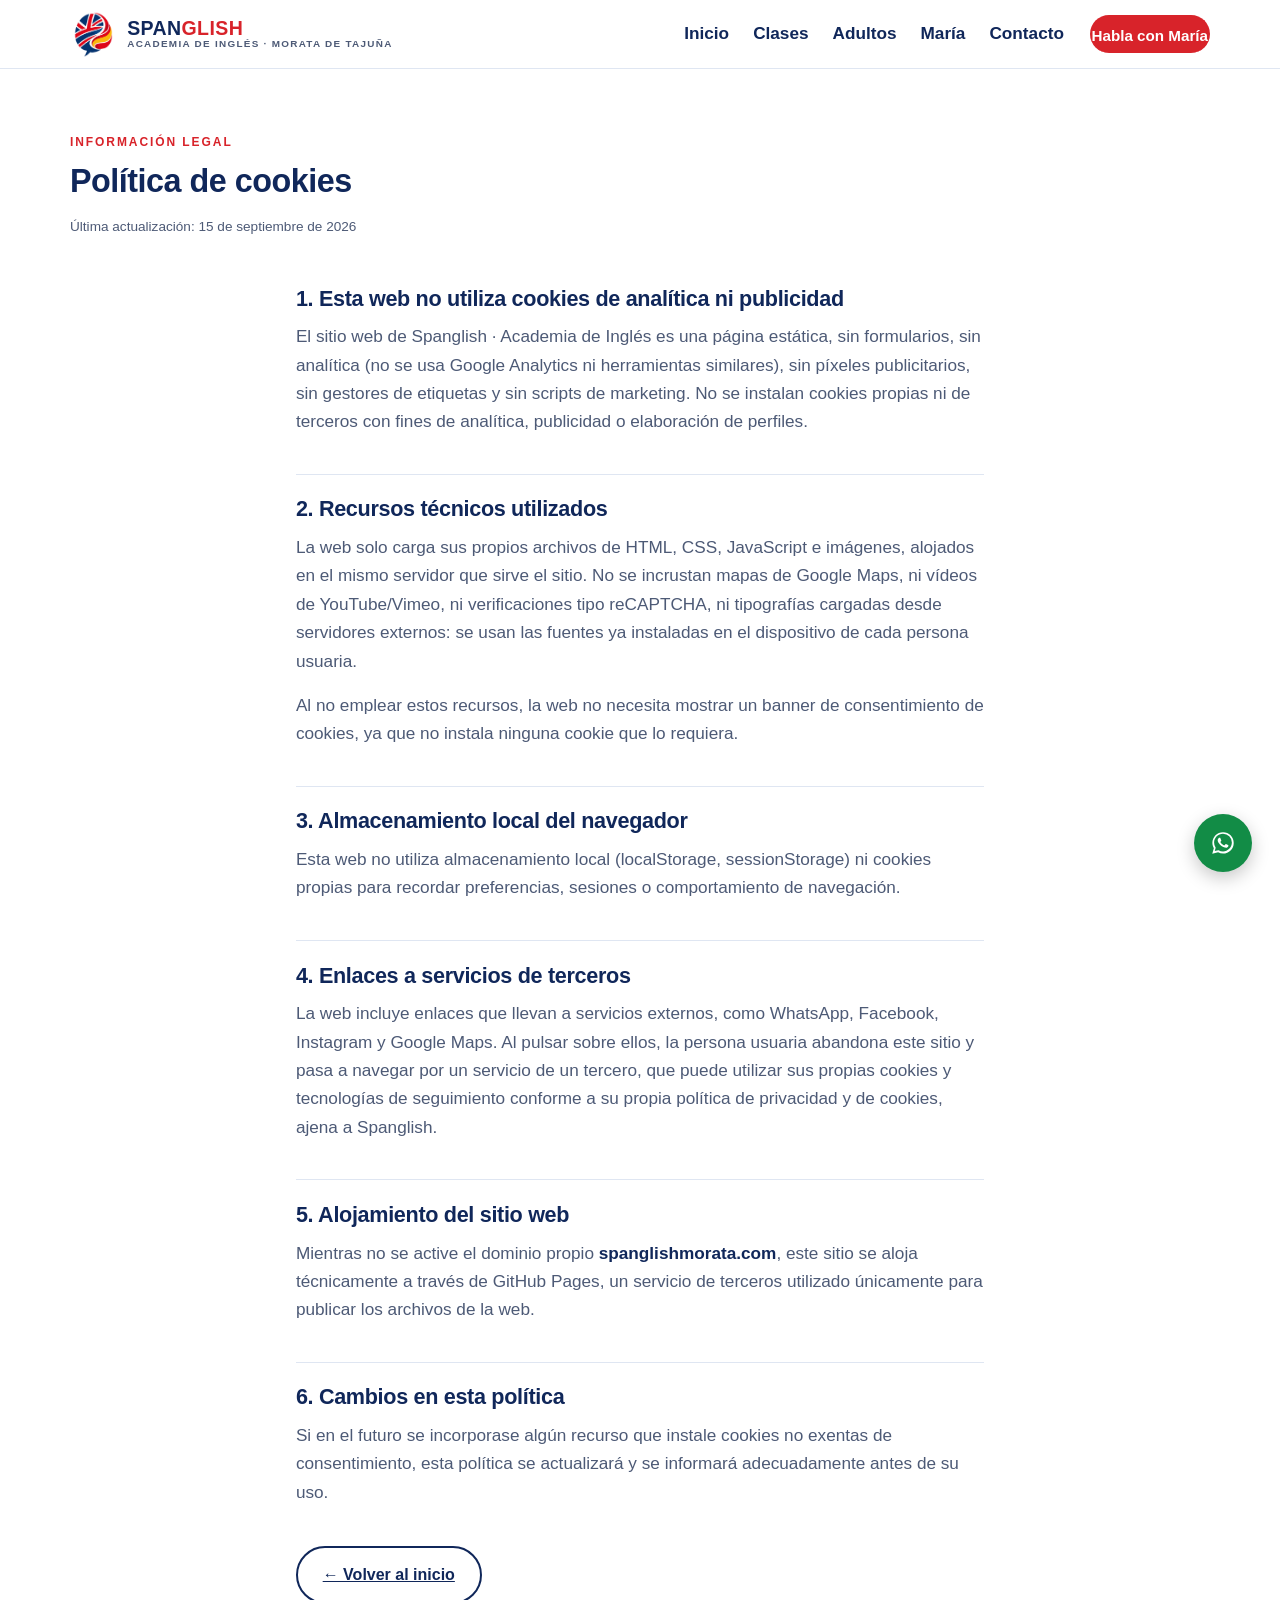
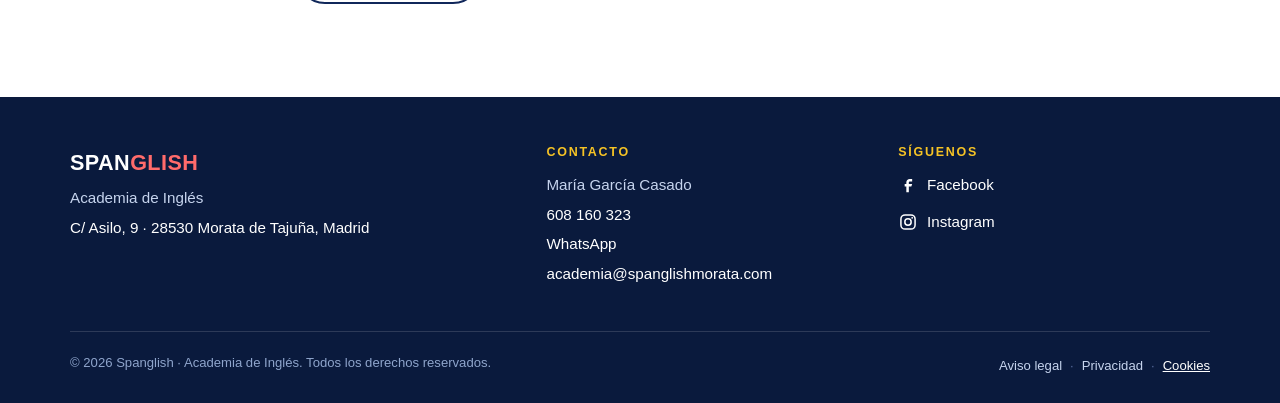
<file: cookies.html>
<!DOCTYPE html>
<html lang="es">
<head>
<meta charset="UTF-8">
<meta name="viewport" content="width=device-width, initial-scale=1">
<title>Política de cookies | Spanglish · Academia de Inglés</title>
<meta name="description" content="Spanglish, Academia de Inglés en Morata de Tajuña, no utiliza cookies de analítica ni publicidad. Consulta aquí el detalle técnico.">
<link rel="canonical" href="https://spanglishmorata.com/cookies.html">
<meta name="theme-color" content="#10275A">
<meta name="robots" content="index, follow">
<link rel="icon" href="assets/icons/favicon-32.png" sizes="32x32" type="image/png">
<link rel="apple-touch-icon" href="assets/icons/apple-touch-icon.png">
<link rel="stylesheet" href="css/styles.css">
</head>
<body>

<a class="skip-link" href="#contenido">Saltar al contenido principal</a>

<header class="site-header">
  <div class="wrap header-inner">
    <a class="brand" href="index.html" aria-label="Spanglish, Academia de Inglés en Morata de Tajuña. Ir al inicio">
      <img src="assets/img/logo-spanglish-icon.png" alt="" width="46" height="46" class="brand-logo">
      <span class="brand-text">
        <span class="brand-name"><span>SPAN</span><em>GLISH</em></span>
        <span class="brand-tag">Academia de Inglés · Morata de Tajuña</span>
      </span>
    </a>

    <button class="nav-toggle" id="navToggle" type="button" aria-expanded="false" aria-controls="navMenu">
      <span class="nav-toggle-bars" aria-hidden="true"></span>
      <span class="sr-only">Abrir menú de navegación</span>
    </button>

    <nav class="site-nav" id="navMenu" aria-label="Navegación principal">
      <ul>
        <li><a href="index.html">Inicio</a></li>
        <li><a href="index.html#clases">Clases</a></li>
        <li><a href="index.html#adultos">Adultos</a></li>
        <li><a href="index.html#maria">María</a></li>
        <li><a href="index.html#contacto">Contacto</a></li>
      </ul>
      <a class="btn btn-primary btn-sm nav-cta" href="https://wa.me/34608160323?text=Hola%20Mar%C3%ADa%2C%20he%20visto%20la%20web%20de%20Spanglish%20y%20quer%C3%ADa%20informaci%C3%B3n." target="_blank" rel="noopener">Habla con María</a>
    </nav>
  </div>
</header>

<main id="contenido">

  <section class="legal-hero">
    <div class="wrap">
      <p class="eyebrow">Información legal</p>
      <h1 class="section-title">Política de cookies</h1>
      <p class="legal-updated">Última actualización: 15 de septiembre de 2026</p>
    </div>
  </section>

  <section class="legal-content">
    <div class="wrap">

      <h2>1. Esta web no utiliza cookies de analítica ni publicidad</h2>
      <p>El sitio web de Spanglish · Academia de Inglés es una página estática, sin formularios, sin analítica (no se usa Google Analytics ni herramientas similares), sin píxeles publicitarios, sin gestores de etiquetas y sin scripts de marketing. No se instalan cookies propias ni de terceros con fines de analítica, publicidad o elaboración de perfiles.</p>

      <h2>2. Recursos técnicos utilizados</h2>
      <p>La web solo carga sus propios archivos de HTML, CSS, JavaScript e imágenes, alojados en el mismo servidor que sirve el sitio. No se incrustan mapas de Google Maps, ni vídeos de YouTube/Vimeo, ni verificaciones tipo reCAPTCHA, ni tipografías cargadas desde servidores externos: se usan las fuentes ya instaladas en el dispositivo de cada persona usuaria.</p>
      <p>Al no emplear estos recursos, la web no necesita mostrar un banner de consentimiento de cookies, ya que no instala ninguna cookie que lo requiera.</p>

      <h2>3. Almacenamiento local del navegador</h2>
      <p>Esta web no utiliza almacenamiento local (localStorage, sessionStorage) ni cookies propias para recordar preferencias, sesiones o comportamiento de navegación.</p>

      <h2>4. Enlaces a servicios de terceros</h2>
      <p>La web incluye enlaces que llevan a servicios externos, como WhatsApp, Facebook, Instagram y Google Maps. Al pulsar sobre ellos, la persona usuaria abandona este sitio y pasa a navegar por un servicio de un tercero, que puede utilizar sus propias cookies y tecnologías de seguimiento conforme a su propia política de privacidad y de cookies, ajena a Spanglish.</p>

      <h2>5. Alojamiento del sitio web</h2>
      <p>Mientras no se active el dominio propio <strong>spanglishmorata.com</strong>, este sitio se aloja técnicamente a través de GitHub Pages, un servicio de terceros utilizado únicamente para publicar los archivos de la web.</p>

      <h2>6. Cambios en esta política</h2>
      <p>Si en el futuro se incorporase algún recurso que instale cookies no exentas de consentimiento, esta política se actualizará y se informará adecuadamente antes de su uso.</p>

      <p class="legal-back"><a class="btn btn-ghost" href="index.html">← Volver al inicio</a></p>
    </div>
  </section>

</main>

<footer class="site-footer">
  <div class="wrap footer-inner">
    <div class="footer-brand">
      <p class="footer-name"><span>SPAN</span><em>GLISH</em></p>
      <p>Academia de Inglés</p>
      <p>
        <a href="https://www.google.com/maps/search/?api=1&query=C%2F%20Asilo%2C%209%2C%2028530%20Morata%20de%20Taju%C3%B1a%2C%20Madrid" target="_blank" rel="noopener">
          C/ Asilo, 9 · 28530 Morata de Tajuña, Madrid
        </a>
      </p>
    </div>
    <div class="footer-col">
      <h2 class="footer-title">Contacto</h2>
      <p>María García Casado</p>
      <p><a href="tel:+34608160323">608 160 323</a></p>
      <p><a href="https://wa.me/34608160323" target="_blank" rel="noopener">WhatsApp</a></p>
      <p><a href="mailto:academia@spanglishmorata.com">academia@spanglishmorata.com</a></p>
    </div>
    <div class="footer-col">
      <h2 class="footer-title">Síguenos</h2>
      <ul class="social">
        <li><a href="https://www.facebook.com/spanglishmorata" target="_blank" rel="noopener" aria-label="Facebook de Spanglish (se abre en una pestaña nueva)"><svg viewBox="0 0 24 24" fill="currentColor" aria-hidden="true" width="20" height="20"><path d="M14 9h3V6h-3c-2.2 0-4 1.8-4 4v2H8v3h2v7h3v-7h3l1-3h-4v-2c0-.6.4-1 1-1Z"/></svg><span>Facebook</span></a></li>
        <li><a href="https://www.instagram.com/spanglishmorata/" target="_blank" rel="noopener" aria-label="Instagram de Spanglish (se abre en una pestaña nueva)"><svg viewBox="0 0 24 24" fill="none" stroke="currentColor" stroke-width="1.8" aria-hidden="true" width="20" height="20"><rect x="3.5" y="3.5" width="17" height="17" rx="5"/><circle cx="12" cy="12" r="3.8"/><circle cx="17" cy="7" r="1.1" fill="currentColor" stroke="none"/></svg><span>Instagram</span></a></li>
      </ul>
    </div>
  </div>
  <div class="wrap footer-bottom">
    <p>© <span id="year">2026</span> Spanglish · Academia de Inglés. Todos los derechos reservados.</p>
    <nav class="footer-legal" aria-label="Legal">
      <a href="aviso-legal.html">Aviso legal</a>
      <span aria-hidden="true">·</span>
      <a href="privacidad.html">Privacidad</a>
      <span aria-hidden="true">·</span>
      <a href="cookies.html" aria-current="true">Cookies</a>
    </nav>
  </div>
</footer>

<a class="wa-float" href="https://wa.me/34608160323?text=Hola%20Mar%C3%ADa%2C%20he%20visto%20la%20web%20de%20Spanglish%20y%20quer%C3%ADa%20informaci%C3%B3n." target="_blank" rel="noopener" aria-label="Escribir a María por WhatsApp (se abre en una pestaña nueva)">
  <svg viewBox="0 0 24 24" fill="currentColor" aria-hidden="true" width="26" height="26"><path d="M12.04 2C6.6 2 2.2 6.4 2.2 11.84c0 1.74.46 3.44 1.32 4.94L2.1 22l5.36-1.4a9.82 9.82 0 0 0 4.58 1.16h.01c5.43 0 9.84-4.4 9.84-9.84 0-2.63-1.03-5.1-2.89-6.96A9.75 9.75 0 0 0 12.04 2Zm0 17.92h-.01a8.2 8.2 0 0 1-4.16-1.14l-.3-.18-3.18.83.85-3.1-.2-.32a8.14 8.14 0 0 1-1.25-4.37c0-4.51 3.68-8.18 8.2-8.18a8.13 8.13 0 0 1 5.78 2.4 8.11 8.11 0 0 1 2.4 5.79c0 4.52-3.68 8.19-8.13 8.19Zm4.49-6.13c-.24-.12-1.45-.72-1.68-.8-.22-.08-.39-.12-.55.12-.16.25-.63.8-.77.97-.14.16-.28.18-.52.06-.25-.12-1.04-.38-1.97-1.22-.73-.65-1.22-1.45-1.36-1.69-.14-.25-.02-.38.1-.5.11-.11.25-.28.37-.43.12-.14.16-.24.24-.4.08-.17.04-.31-.02-.43-.06-.12-.55-1.33-.76-1.82-.2-.48-.4-.41-.55-.42h-.47c-.16 0-.43.06-.65.3-.22.25-.85.84-.85 2.03 0 1.2.87 2.35.99 2.51.12.17 1.71 2.62 4.15 3.67.58.25 1.03.4 1.39.51.58.19 1.11.16 1.53.1.47-.07 1.45-.6 1.65-1.17.2-.58.2-1.07.14-1.17-.06-.11-.22-.17-.46-.29Z"/></svg>
</a>

<script src="js/main.js" defer></script>
</body>
</html>
</file>
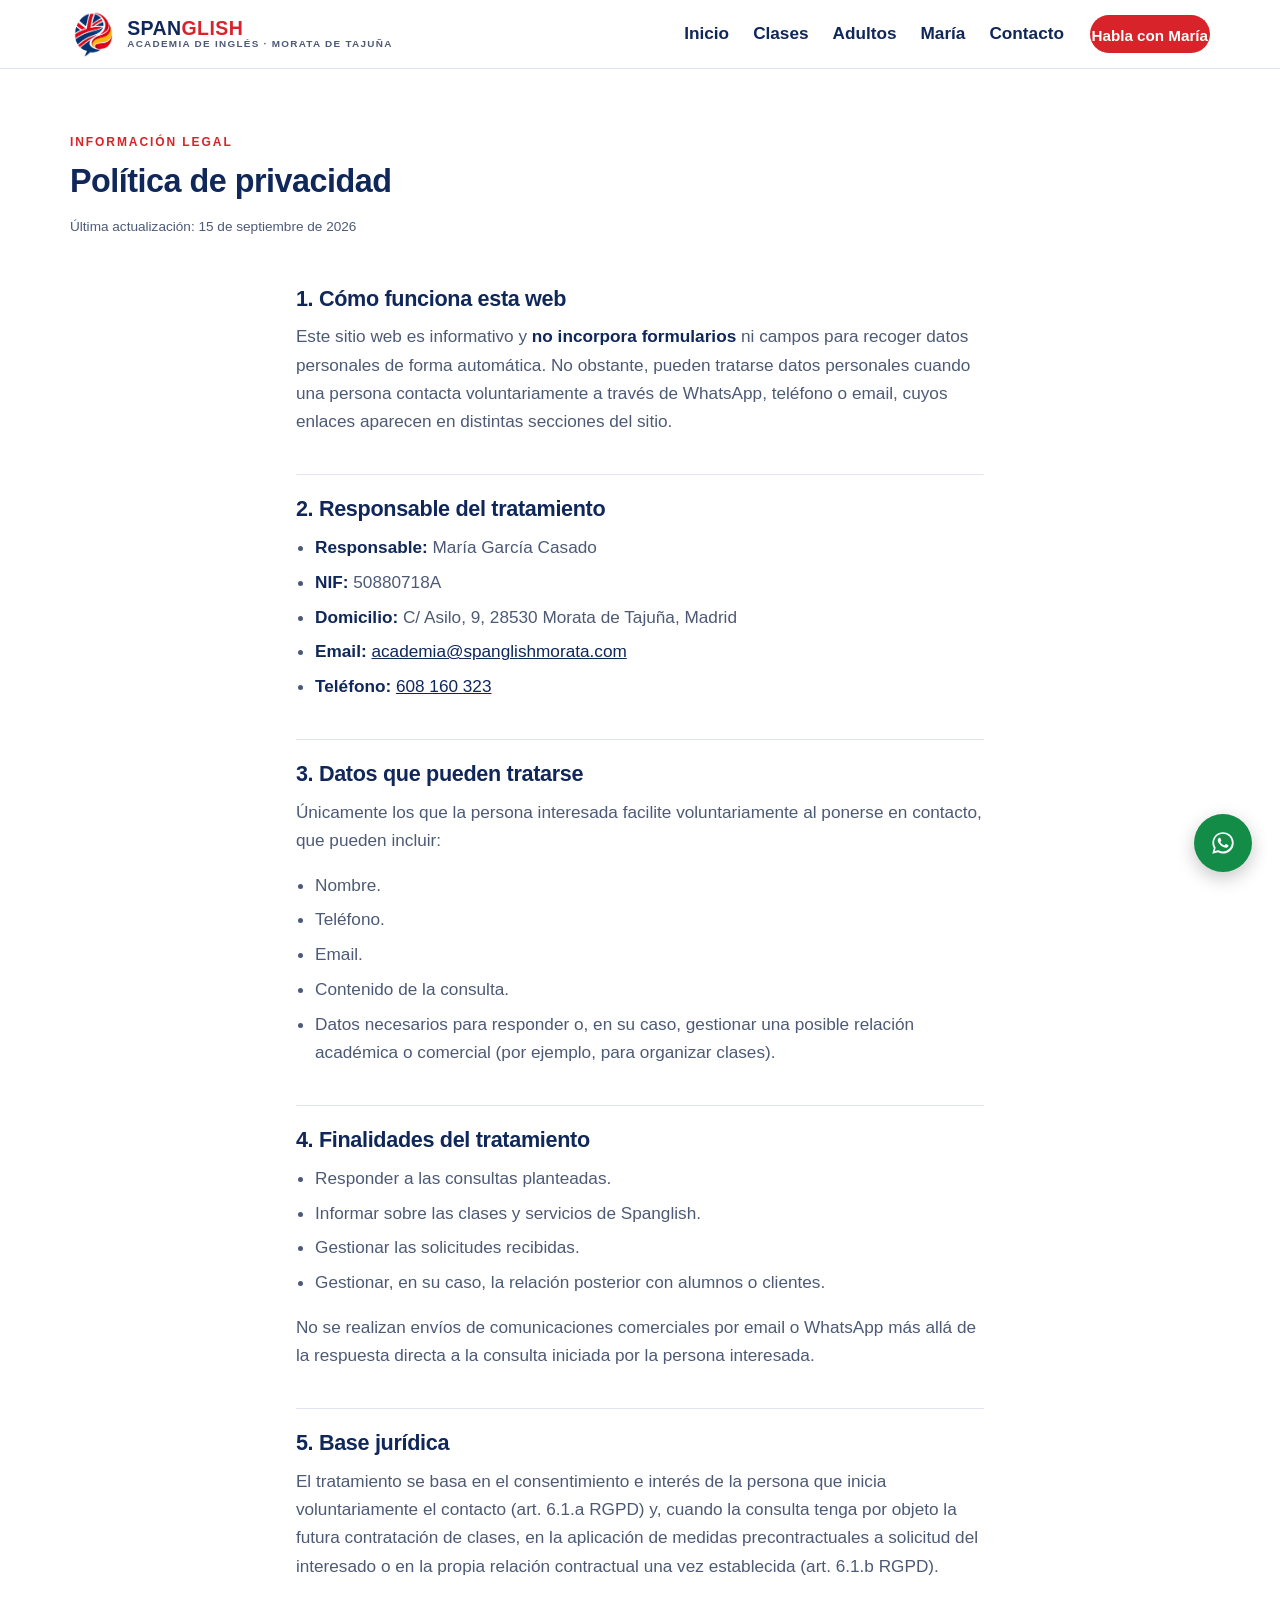
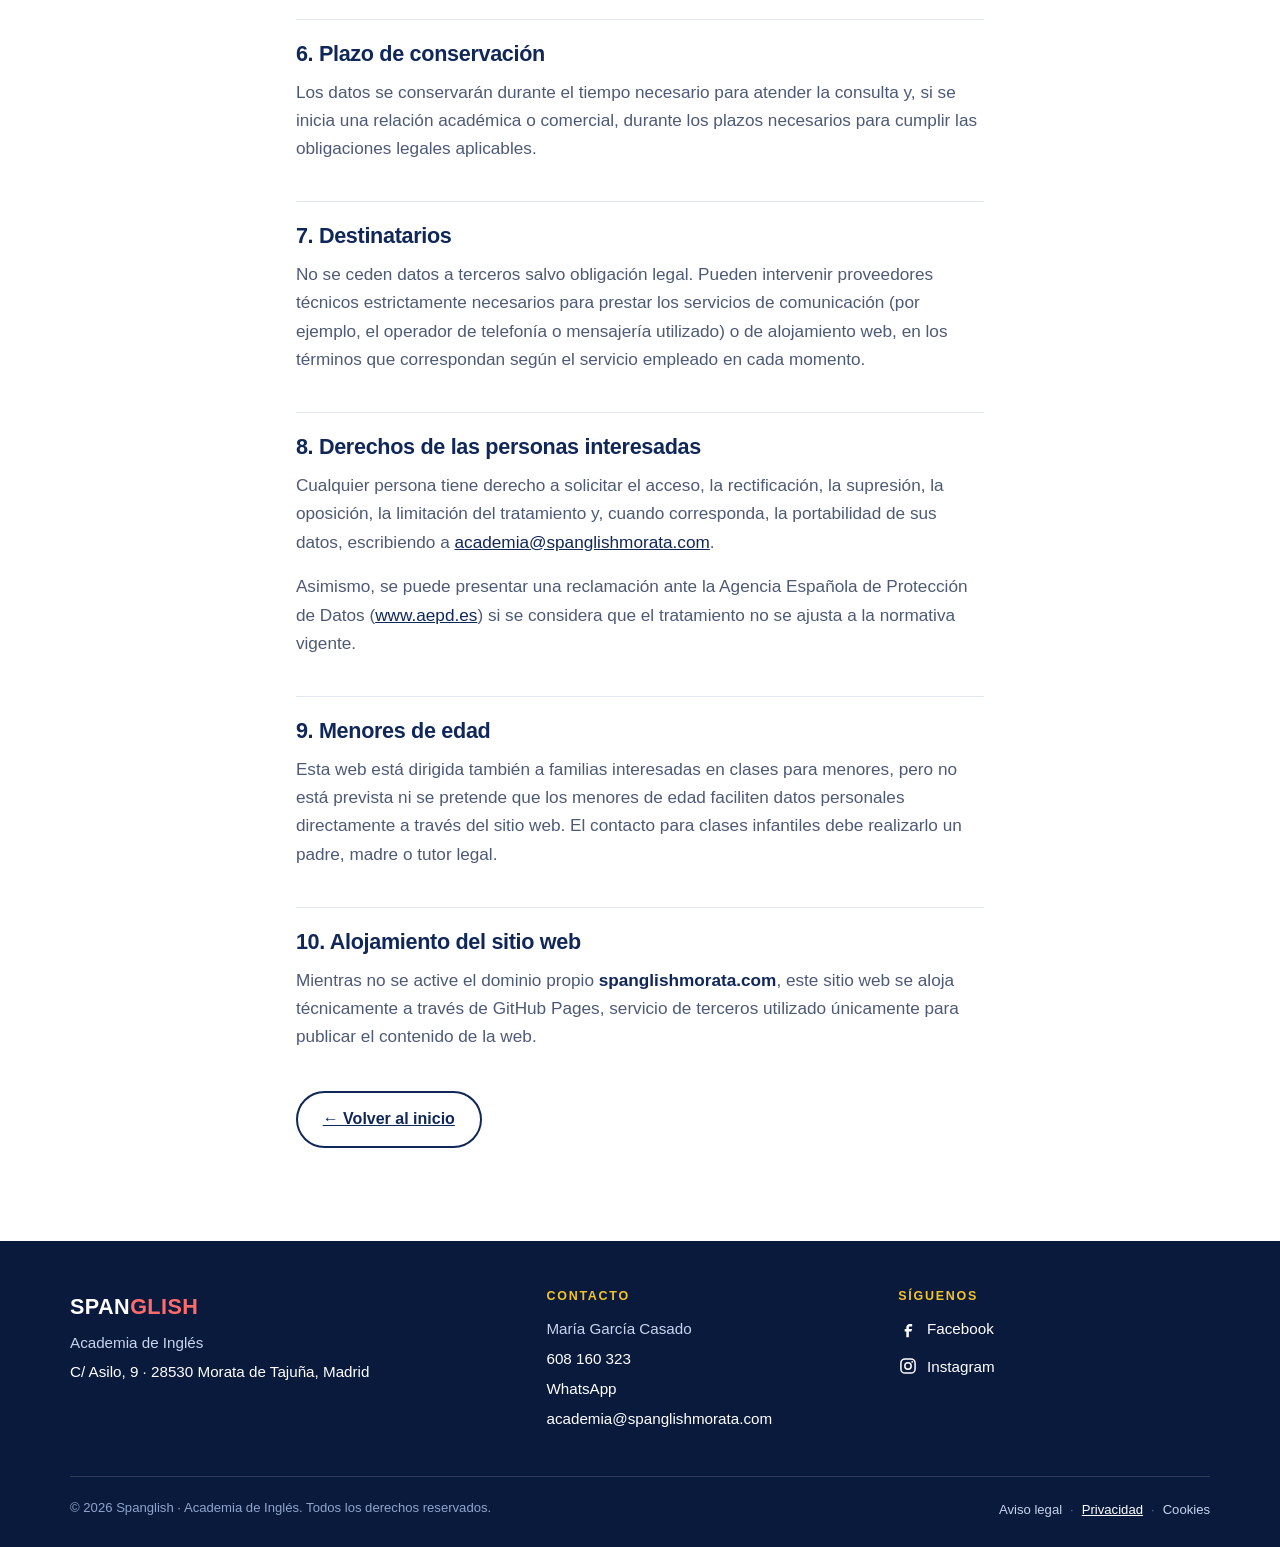
<file: privacidad.html>
<!DOCTYPE html>
<html lang="es">
<head>
<meta charset="UTF-8">
<meta name="viewport" content="width=device-width, initial-scale=1">
<title>Política de privacidad | Spanglish · Academia de Inglés</title>
<meta name="description" content="Cómo trata Spanglish, Academia de Inglés en Morata de Tajuña, los datos de las personas que contactan por teléfono, WhatsApp o email.">
<link rel="canonical" href="https://spanglishmorata.com/privacidad.html">
<meta name="theme-color" content="#10275A">
<meta name="robots" content="index, follow">
<link rel="icon" href="assets/icons/favicon-32.png" sizes="32x32" type="image/png">
<link rel="apple-touch-icon" href="assets/icons/apple-touch-icon.png">
<link rel="stylesheet" href="css/styles.css">
</head>
<body>

<a class="skip-link" href="#contenido">Saltar al contenido principal</a>

<header class="site-header">
  <div class="wrap header-inner">
    <a class="brand" href="index.html" aria-label="Spanglish, Academia de Inglés en Morata de Tajuña. Ir al inicio">
      <img src="assets/img/logo-spanglish-icon.png" alt="" width="46" height="46" class="brand-logo">
      <span class="brand-text">
        <span class="brand-name"><span>SPAN</span><em>GLISH</em></span>
        <span class="brand-tag">Academia de Inglés · Morata de Tajuña</span>
      </span>
    </a>

    <button class="nav-toggle" id="navToggle" type="button" aria-expanded="false" aria-controls="navMenu">
      <span class="nav-toggle-bars" aria-hidden="true"></span>
      <span class="sr-only">Abrir menú de navegación</span>
    </button>

    <nav class="site-nav" id="navMenu" aria-label="Navegación principal">
      <ul>
        <li><a href="index.html">Inicio</a></li>
        <li><a href="index.html#clases">Clases</a></li>
        <li><a href="index.html#adultos">Adultos</a></li>
        <li><a href="index.html#maria">María</a></li>
        <li><a href="index.html#contacto">Contacto</a></li>
      </ul>
      <a class="btn btn-primary btn-sm nav-cta" href="https://wa.me/34608160323?text=Hola%20Mar%C3%ADa%2C%20he%20visto%20la%20web%20de%20Spanglish%20y%20quer%C3%ADa%20informaci%C3%B3n." target="_blank" rel="noopener">Habla con María</a>
    </nav>
  </div>
</header>

<main id="contenido">

  <section class="legal-hero">
    <div class="wrap">
      <p class="eyebrow">Información legal</p>
      <h1 class="section-title">Política de privacidad</h1>
      <p class="legal-updated">Última actualización: 15 de septiembre de 2026</p>
    </div>
  </section>

  <section class="legal-content">
    <div class="wrap">

      <h2>1. Cómo funciona esta web</h2>
      <p>Este sitio web es informativo y <strong>no incorpora formularios</strong> ni campos para recoger datos personales de forma automática. No obstante, pueden tratarse datos personales cuando una persona contacta voluntariamente a través de WhatsApp, teléfono o email, cuyos enlaces aparecen en distintas secciones del sitio.</p>

      <h2>2. Responsable del tratamiento</h2>
      <ul>
        <li><strong>Responsable:</strong> María García Casado</li>
        <li><strong>NIF:</strong> 50880718A</li>
        <li><strong>Domicilio:</strong> C/ Asilo, 9, 28530 Morata de Tajuña, Madrid</li>
        <li><strong>Email:</strong> <a href="mailto:academia@spanglishmorata.com">academia@spanglishmorata.com</a></li>
        <li><strong>Teléfono:</strong> <a href="tel:+34608160323">608 160 323</a></li>
      </ul>

      <h2>3. Datos que pueden tratarse</h2>
      <p>Únicamente los que la persona interesada facilite voluntariamente al ponerse en contacto, que pueden incluir:</p>
      <ul>
        <li>Nombre.</li>
        <li>Teléfono.</li>
        <li>Email.</li>
        <li>Contenido de la consulta.</li>
        <li>Datos necesarios para responder o, en su caso, gestionar una posible relación académica o comercial (por ejemplo, para organizar clases).</li>
      </ul>

      <h2>4. Finalidades del tratamiento</h2>
      <ul>
        <li>Responder a las consultas planteadas.</li>
        <li>Informar sobre las clases y servicios de Spanglish.</li>
        <li>Gestionar las solicitudes recibidas.</li>
        <li>Gestionar, en su caso, la relación posterior con alumnos o clientes.</li>
      </ul>
      <p>No se realizan envíos de comunicaciones comerciales por email o WhatsApp más allá de la respuesta directa a la consulta iniciada por la persona interesada.</p>

      <h2>5. Base jurídica</h2>
      <p>El tratamiento se basa en el consentimiento e interés de la persona que inicia voluntariamente el contacto (art. 6.1.a RGPD) y, cuando la consulta tenga por objeto la futura contratación de clases, en la aplicación de medidas precontractuales a solicitud del interesado o en la propia relación contractual una vez establecida (art. 6.1.b RGPD).</p>

      <h2>6. Plazo de conservación</h2>
      <p>Los datos se conservarán durante el tiempo necesario para atender la consulta y, si se inicia una relación académica o comercial, durante los plazos necesarios para cumplir las obligaciones legales aplicables.</p>

      <h2>7. Destinatarios</h2>
      <p>No se ceden datos a terceros salvo obligación legal. Pueden intervenir proveedores técnicos estrictamente necesarios para prestar los servicios de comunicación (por ejemplo, el operador de telefonía o mensajería utilizado) o de alojamiento web, en los términos que correspondan según el servicio empleado en cada momento.</p>

      <h2>8. Derechos de las personas interesadas</h2>
      <p>Cualquier persona tiene derecho a solicitar el acceso, la rectificación, la supresión, la oposición, la limitación del tratamiento y, cuando corresponda, la portabilidad de sus datos, escribiendo a <a href="mailto:academia@spanglishmorata.com">academia@spanglishmorata.com</a>.</p>
      <p>Asimismo, se puede presentar una reclamación ante la Agencia Española de Protección de Datos (<a href="https://www.aepd.es" target="_blank" rel="noopener">www.aepd.es</a>) si se considera que el tratamiento no se ajusta a la normativa vigente.</p>

      <h2>9. Menores de edad</h2>
      <p>Esta web está dirigida también a familias interesadas en clases para menores, pero no está prevista ni se pretende que los menores de edad faciliten datos personales directamente a través del sitio web. El contacto para clases infantiles debe realizarlo un padre, madre o tutor legal.</p>

      <h2>10. Alojamiento del sitio web</h2>
      <p>Mientras no se active el dominio propio <strong>spanglishmorata.com</strong>, este sitio web se aloja técnicamente a través de GitHub Pages, servicio de terceros utilizado únicamente para publicar el contenido de la web.</p>

      <p class="legal-back"><a class="btn btn-ghost" href="index.html">← Volver al inicio</a></p>
    </div>
  </section>

</main>

<footer class="site-footer">
  <div class="wrap footer-inner">
    <div class="footer-brand">
      <p class="footer-name"><span>SPAN</span><em>GLISH</em></p>
      <p>Academia de Inglés</p>
      <p>
        <a href="https://www.google.com/maps/search/?api=1&query=C%2F%20Asilo%2C%209%2C%2028530%20Morata%20de%20Taju%C3%B1a%2C%20Madrid" target="_blank" rel="noopener">
          C/ Asilo, 9 · 28530 Morata de Tajuña, Madrid
        </a>
      </p>
    </div>
    <div class="footer-col">
      <h2 class="footer-title">Contacto</h2>
      <p>María García Casado</p>
      <p><a href="tel:+34608160323">608 160 323</a></p>
      <p><a href="https://wa.me/34608160323" target="_blank" rel="noopener">WhatsApp</a></p>
      <p><a href="mailto:academia@spanglishmorata.com">academia@spanglishmorata.com</a></p>
    </div>
    <div class="footer-col">
      <h2 class="footer-title">Síguenos</h2>
      <ul class="social">
        <li><a href="https://www.facebook.com/spanglishmorata" target="_blank" rel="noopener" aria-label="Facebook de Spanglish (se abre en una pestaña nueva)"><svg viewBox="0 0 24 24" fill="currentColor" aria-hidden="true" width="20" height="20"><path d="M14 9h3V6h-3c-2.2 0-4 1.8-4 4v2H8v3h2v7h3v-7h3l1-3h-4v-2c0-.6.4-1 1-1Z"/></svg><span>Facebook</span></a></li>
        <li><a href="https://www.instagram.com/spanglishmorata/" target="_blank" rel="noopener" aria-label="Instagram de Spanglish (se abre en una pestaña nueva)"><svg viewBox="0 0 24 24" fill="none" stroke="currentColor" stroke-width="1.8" aria-hidden="true" width="20" height="20"><rect x="3.5" y="3.5" width="17" height="17" rx="5"/><circle cx="12" cy="12" r="3.8"/><circle cx="17" cy="7" r="1.1" fill="currentColor" stroke="none"/></svg><span>Instagram</span></a></li>
      </ul>
    </div>
  </div>
  <div class="wrap footer-bottom">
    <p>© <span id="year">2026</span> Spanglish · Academia de Inglés. Todos los derechos reservados.</p>
    <nav class="footer-legal" aria-label="Legal">
      <a href="aviso-legal.html">Aviso legal</a>
      <span aria-hidden="true">·</span>
      <a href="privacidad.html" aria-current="true">Privacidad</a>
      <span aria-hidden="true">·</span>
      <a href="cookies.html">Cookies</a>
    </nav>
  </div>
</footer>

<a class="wa-float" href="https://wa.me/34608160323?text=Hola%20Mar%C3%ADa%2C%20he%20visto%20la%20web%20de%20Spanglish%20y%20quer%C3%ADa%20informaci%C3%B3n." target="_blank" rel="noopener" aria-label="Escribir a María por WhatsApp (se abre en una pestaña nueva)">
  <svg viewBox="0 0 24 24" fill="currentColor" aria-hidden="true" width="26" height="26"><path d="M12.04 2C6.6 2 2.2 6.4 2.2 11.84c0 1.74.46 3.44 1.32 4.94L2.1 22l5.36-1.4a9.82 9.82 0 0 0 4.58 1.16h.01c5.43 0 9.84-4.4 9.84-9.84 0-2.63-1.03-5.1-2.89-6.96A9.75 9.75 0 0 0 12.04 2Zm0 17.92h-.01a8.2 8.2 0 0 1-4.16-1.14l-.3-.18-3.18.83.85-3.1-.2-.32a8.14 8.14 0 0 1-1.25-4.37c0-4.51 3.68-8.18 8.2-8.18a8.13 8.13 0 0 1 5.78 2.4 8.11 8.11 0 0 1 2.4 5.79c0 4.52-3.68 8.19-8.13 8.19Zm4.49-6.13c-.24-.12-1.45-.72-1.68-.8-.22-.08-.39-.12-.55.12-.16.25-.63.8-.77.97-.14.16-.28.18-.52.06-.25-.12-1.04-.38-1.97-1.22-.73-.65-1.22-1.45-1.36-1.69-.14-.25-.02-.38.1-.5.11-.11.25-.28.37-.43.12-.14.16-.24.24-.4.08-.17.04-.31-.02-.43-.06-.12-.55-1.33-.76-1.82-.2-.48-.4-.41-.55-.42h-.47c-.16 0-.43.06-.65.3-.22.25-.85.84-.85 2.03 0 1.2.87 2.35.99 2.51.12.17 1.71 2.62 4.15 3.67.58.25 1.03.4 1.39.51.58.19 1.11.16 1.53.1.47-.07 1.45-.6 1.65-1.17.2-.58.2-1.07.14-1.17-.06-.11-.22-.17-.46-.29Z"/></svg>
</a>

<script src="js/main.js" defer></script>
</body>
</html>
</file>
<file: css/styles.css>
/* =============================================================
   Spanglish · Academia de Inglés — hoja de estilos principal
   Mobile-first. Sin frameworks ni dependencias externas.
   ============================================================= */

:root {
  --navy: #10275a;
  --navy-deep: #0a1a3d;
  --navy-soft: #1b3a7a;
  --red: #d8232a;
  --red-dark: #b81c22;
  --gold: #f6c325;
  --sky: #7fa8dc;
  --sky-soft: #eef3fb;
  --white: #ffffff;
  --ink: #17233d;
  --ink-mute: #4d5a76;
  --line: #dfe6f2;
  --wa: #128c46;

  --wrap: 1140px;
  --radius: 14px;
  --radius-lg: 26px;
  --shadow: 0 8px 24px rgba(16, 39, 90, .08);

  --font: "Segoe UI", -apple-system, BlinkMacSystemFont, Roboto, "Helvetica Neue", Arial, sans-serif;
  --step-0: clamp(1rem, .96rem + .2vw, 1.075rem);
  --step-1: clamp(1.15rem, 1.08rem + .35vw, 1.35rem);
  --step-2: clamp(1.5rem, 1.3rem + .9vw, 2.1rem);
  --step-3: clamp(2rem, 1.55rem + 2.1vw, 3.4rem);
}

*, *::before, *::after { box-sizing: border-box; }

html {
  scroll-behavior: smooth;
  scroll-padding-top: 88px;
  -webkit-text-size-adjust: 100%;
}

body {
  margin: 0;
  font-family: var(--font);
  font-size: var(--step-0);
  line-height: 1.65;
  color: var(--ink);
  background: var(--white);
  overflow-x: hidden;
}

img, svg { max-width: 100%; }
img { height: auto; display: block; }

h1, h2, h3 { line-height: 1.15; margin: 0 0 .5em; color: var(--navy); letter-spacing: -.015em; }
p { margin: 0 0 1rem; }
ul { margin: 0; padding: 0; list-style: none; }

a { color: var(--navy); }
a:hover { color: var(--red); }

:focus-visible {
  outline: 3px solid var(--gold);
  outline-offset: 3px;
  border-radius: 4px;
}

.wrap {
  width: min(100% - 2.5rem, var(--wrap));
  margin-inline: auto;
}

.sr-only {
  position: absolute; width: 1px; height: 1px;
  padding: 0; margin: -1px; overflow: hidden;
  clip: rect(0 0 0 0); white-space: nowrap; border: 0;
}

.skip-link {
  position: absolute; left: 1rem; top: -100px;
  z-index: 200; background: var(--navy); color: var(--white);
  padding: .7rem 1.1rem; border-radius: 0 0 8px 8px;
  text-decoration: none; font-weight: 600;
  transition: top .15s ease;
}
.skip-link:focus { top: 0; color: var(--white); }

.anchor-top { display: block; position: relative; height: 0; }

/* ---------- Botones ---------- */
.btn {
  display: inline-flex; align-items: center; justify-content: center; gap: .55rem;
  padding: .85rem 1.55rem;
  border-radius: 999px;
  font-weight: 700;
  font-size: 1rem;
  text-decoration: none;
  border: 2px solid transparent;
  transition: background-color .18s ease, color .18s ease, border-color .18s ease, transform .18s ease;
}
.btn:hover { transform: translateY(-1px); }
.btn-primary { background: var(--red); color: var(--white); border-color: var(--red); }
.btn-primary:hover { background: var(--red-dark); border-color: var(--red-dark); color: var(--white); }
.btn-ghost { background: transparent; color: var(--navy); border-color: var(--navy); }
.btn-ghost:hover { background: var(--navy); color: var(--white); }
.btn-sm { padding: .6rem 1.15rem; font-size: .95rem; }
.btn-lg { padding: 1rem 2rem; font-size: 1.1rem; }
.btn-wa { background: var(--wa); color: var(--white); border-color: var(--wa); }
.btn-wa:hover { background: #0e7339; border-color: #0e7339; color: var(--white); }
.btn-gold { background: var(--gold); border-color: var(--gold); color: var(--navy-deep); }
.btn-gold:hover { background: #ffd54b; border-color: #ffd54b; color: var(--navy-deep); }
.wa-icon { width: 22px; height: 22px; flex: none; }

/* ---------- Header ---------- */
.site-header {
  position: sticky; top: 0; z-index: 100;
  background: rgba(255, 255, 255, .96);
  border-bottom: 1px solid var(--line);
  backdrop-filter: blur(6px);
}
.header-inner {
  display: flex; align-items: center; justify-content: space-between;
  gap: 1rem; padding: .7rem 0;
}
.brand { display: flex; align-items: center; gap: .7rem; text-decoration: none; }
.brand-logo { width: 46px; height: 46px; flex: none; }
.brand-text { display: flex; flex-direction: column; line-height: 1.1; }
.brand-name {
  font-weight: 800; font-size: 1.22rem; letter-spacing: .02em; color: var(--navy);
}
.brand-name em { font-style: normal; color: var(--red); }
.brand-tag {
  font-size: .62rem; letter-spacing: .13em; text-transform: uppercase;
  color: var(--ink-mute); font-weight: 600;
}
@media (max-width: 26rem) { .brand-tag { display: none; } }

.nav-toggle {
  width: 46px; height: 46px; display: grid; place-items: center;
  background: var(--white); border: 1px solid var(--line); border-radius: 12px;
  cursor: pointer;
}
.nav-toggle-bars, .nav-toggle-bars::before, .nav-toggle-bars::after {
  content: ""; display: block; width: 20px; height: 2px;
  background: var(--navy); border-radius: 2px; transition: transform .2s ease, opacity .2s ease;
}
.nav-toggle-bars::before { transform: translateY(-6px); }
.nav-toggle-bars::after { transform: translateY(4px); }
.nav-toggle[aria-expanded="true"] .nav-toggle-bars { background: transparent; }
.nav-toggle[aria-expanded="true"] .nav-toggle-bars::before { transform: rotate(45deg); }
.nav-toggle[aria-expanded="true"] .nav-toggle-bars::after { transform: rotate(-45deg) translateY(1px); }

.site-nav {
  display: none;
  position: absolute; left: 0; right: 0; top: 100%;
  background: var(--white);
  border-bottom: 1px solid var(--line);
  padding: .6rem 1.25rem 1.4rem;
  box-shadow: var(--shadow);
}
.site-nav.is-open { display: block; }
.site-nav ul { display: flex; flex-direction: column; }
.site-nav a {
  display: block; padding: .75rem .25rem;
  text-decoration: none; font-weight: 600; color: var(--navy);
  border-bottom: 1px solid var(--line);
}
.site-nav a[aria-current="true"] { color: var(--red); }
.nav-cta { margin-top: 1rem; width: 100%; }

@media (min-width: 62rem) {
  .nav-toggle { display: none; }
  .site-nav {
    display: flex; align-items: center; gap: 1.6rem;
    position: static; padding: 0; border: 0; box-shadow: none; background: none;
  }
  .site-nav ul { flex-direction: row; gap: 1.5rem; }
  .site-nav a { padding: .35rem 0; border-bottom: 2px solid transparent; }
  .site-nav a:hover { border-bottom-color: var(--red); color: var(--red); }
  .site-nav a[aria-current="true"] { border-bottom-color: var(--red); }
  .nav-cta { margin: 0; width: auto; border-bottom: 0 !important; color: var(--white) !important; }
  .nav-cta:hover { border-bottom-color: transparent !important; }
}

/* ---------- Tipografía de sección ---------- */
.eyebrow {
  font-size: .75rem; font-weight: 700; letter-spacing: .16em;
  text-transform: uppercase; color: var(--red); margin-bottom: .6rem;
}
.eyebrow--light { color: var(--gold); }
.section-title { font-size: var(--step-2); max-width: 20ch; }
.section-lead { font-size: var(--step-1); color: var(--ink-mute); max-width: 58ch; }

.section { padding: clamp(3.25rem, 7vw, 5.5rem) 0; }
.section--soft { background: var(--sky-soft); position: relative; overflow: hidden; }
.section--soft::before {
  content: ""; position: absolute; z-index: 0; pointer-events: none;
  width: 30rem; height: 30rem; border-radius: 50%; top: -11rem; right: -11rem;
  background: radial-gradient(circle, rgba(127, 168, 220, .28) 0%, rgba(127, 168, 220, 0) 70%);
}
.section--soft > .wrap { position: relative; z-index: 1; }
.section--navy { background: var(--navy); color: #e7eefb; }
.section--navy .section-title { color: var(--white); max-width: 24ch; }
.section--navy .section-lead { color: #c6d4ee; }
.section-foot { margin-top: 2.25rem; }

/* Resalte tipográfico puntual */
.hl-gold { background: linear-gradient(transparent 62%, rgba(246, 195, 37, .55) 0); }

/* ---------- Hero ---------- */
.hero {
  position: relative;
  padding: clamp(2.75rem, 7vw, 5rem) 0 clamp(3rem, 7vw, 5.5rem);
  background:
    radial-gradient(65% 105% at 96% 10%, #dbe9fb 0%, rgba(255, 255, 255, 0) 65%),
    linear-gradient(110deg, #fff 0%, #fff 55%, #f4f8ff 100%);
  overflow: hidden;
}
.hero-inner { display: grid; gap: 2.5rem; }
.hero-title { font-size: var(--step-3); font-weight: 800; margin-bottom: .35em; }
.hero-title .accent { color: var(--red); display: inline-block; }
.hero-lead { font-size: var(--step-1); font-weight: 600; color: var(--navy); max-width: 26ch; }

.hero-actions { display: flex; flex-wrap: wrap; gap: .75rem; margin: 1.6rem 0 1rem; }
.hero-note {
  font-size: .85rem; letter-spacing: .06em; text-transform: uppercase;
  color: var(--ink-mute); font-weight: 600; margin: 0;
}

/* Ilustración principal del hero */
.hero-visual { position: relative; display: grid; place-items: center; min-height: 300px; isolation: isolate; }
.hero-visual > img { position: relative; z-index: 2; width: min(100%, 490px); filter: drop-shadow(0 18px 18px rgba(16, 39, 90, .13)); }
@media (min-width: 56rem) {
  .hero-inner { grid-template-columns: 1.15fr .85fr; align-items: center; gap: 3.5rem; }
  .hero-visual { min-height: 440px; }
}

/* ---------- Rejillas ---------- */
.grid { display: grid; gap: 1.25rem; }
@media (min-width: 40rem) { .grid-4 { grid-template-columns: repeat(2, 1fr); } }
@media (min-width: 64rem) { .grid-4 { grid-template-columns: repeat(4, 1fr); } }

/* ---------- Clases ---------- */
.clases-intro { display: grid; gap: 1.75rem; align-items: center; margin-bottom: .5rem; }
.clases-visual { display: flex; justify-content: center; }
.clases-visual img { width: min(220px, 60%); }
@media (min-width: 56rem) {
  .clases-intro { grid-template-columns: 1.5fr .5fr; gap: 3rem; }
}
.course-list { margin-top: 2.5rem; }
.course {
  padding: 1.6rem 1.5rem 1.7rem;
  border: 1px solid var(--line);
  border-radius: var(--radius);
  background: var(--white);
  transition: border-color .18s ease, transform .18s ease;
}
.course:hover { border-color: var(--sky); transform: translateY(-3px); }
.course h3 { font-size: 1.2rem; margin-bottom: .4rem; }
.course p { margin: 0; color: var(--ink-mute); font-size: .96rem; }
.course-icon {
  display: grid; place-items: center;
  width: 52px; height: 52px; border-radius: 50%;
  margin-bottom: 1.1rem; color: var(--white);
}
.course-icon svg { width: 26px; height: 26px; }
.course-icon--navy { background: var(--navy); }
.course-icon--red { background: var(--red); }
.course-icon--gold { background: var(--gold); color: var(--navy-deep); }
.course-icon--sky { background: var(--sky); color: var(--navy-deep); }

/* ---------- Por qué ---------- */
.reasons { margin-top: 2.5rem; }
.reasons li {
  padding-top: 1.25rem;
  border-top: 3px solid var(--gold);
}
.reasons h3 { color: var(--white); font-size: 1.12rem; margin-bottom: .35rem; }
.reasons p { color: #c6d4ee; font-size: .95rem; margin: 0; }
.reason-mark {
  display: flex; align-items: center;
  height: 40px; margin-bottom: .55rem; color: var(--gold);
}
.reason-mark svg { width: 32px; height: 32px; }
.reason-num {
  font-size: 2.35rem; font-weight: 800;
  color: var(--gold); line-height: 1; letter-spacing: -.03em;
}

/* ---------- Adultos ---------- */
.adults { display: grid; gap: 2.5rem; }
@media (min-width: 56rem) {
  .adults { grid-template-columns: 1.3fr .7fr; align-items: center; gap: 3.5rem; }
}
.ticks { margin: 1.5rem 0; display: grid; gap: .6rem; }
.ticks li { position: relative; padding-left: 1.9rem; color: var(--ink-mute); }
.ticks li::before {
  content: ""; position: absolute; left: 0; top: .45em;
  width: 11px; height: 6px;
  border-left: 2.5px solid var(--red); border-bottom: 2.5px solid var(--red);
  transform: rotate(-45deg);
}
.pill-row { display: flex; flex-wrap: wrap; gap: .5rem; margin-bottom: 1rem; }
.pill {
  background: var(--sky-soft); color: var(--navy);
  border: 1px solid var(--line);
  border-radius: 999px; padding: .35rem .95rem;
  font-size: .88rem; font-weight: 600;
}
.note {
  font-weight: 600; color: var(--navy);
  border-left: 4px solid var(--sky); padding-left: .85rem;
  margin-bottom: 1.6rem;
}
.note--accent { border-left-color: var(--gold); }
.note--accent strong { color: var(--red); }
.adults-aside {
  background: var(--navy); color: var(--white);
  border-radius: var(--radius-lg);
  padding: 2.2rem 2rem;
  position: relative;
}
.adults-aside-visual { display: flex; justify-content: center; margin-bottom: 1.5rem; }
.adults-aside-visual img {
  width: min(150px, 55%);
  background: var(--sky-soft);
  border-radius: 999px;
  padding: .9rem;
}
.quote-mark {
  font-size: 3.5rem; line-height: .6; color: var(--gold);
  margin: 0 0 .5rem; font-weight: 800;
}
.quote { font-size: 1.3rem; font-weight: 700; line-height: 1.35; margin-bottom: .9rem; }
.quote-by {
  margin: 0; font-size: .78rem; letter-spacing: .12em;
  text-transform: uppercase; color: var(--sky);
}

/* ---------- Empresas ---------- */
.section--business { position: relative; overflow: hidden; }
.section--business::before {
  content: ""; position: absolute; z-index: 0; pointer-events: none;
  width: 34rem; height: 34rem; border-radius: 50%; bottom: -14rem; left: -12rem;
  background: radial-gradient(circle, rgba(246, 195, 37, .12) 0%, rgba(246, 195, 37, 0) 70%);
}
.section--business > .wrap { position: relative; z-index: 1; }

.business-layout { display: grid; gap: 2.5rem; align-items: center; }
@media (min-width: 56rem) {
  .business-layout { grid-template-columns: 1.2fr .8fr; gap: 3.5rem; }
}
.business-actions { display: flex; flex-direction: column; align-items: flex-start; gap: 1rem; margin: 1.6rem 0 1.3rem; }
.business-link { color: var(--white); font-weight: 600; text-decoration: underline; text-underline-offset: 3px; }
.business-link:hover { color: var(--gold); }
.business-note {
  display: inline-flex; align-items: center; gap: .5rem; flex-wrap: wrap;
  padding: .6rem 1rem; border-radius: 10px;
  background: rgba(246, 195, 37, .1); border-left: 4px solid var(--gold);
  color: #f1f5ff; font-size: .92rem;
}
.business-note strong { color: var(--gold); }

.business-visual { text-align: center; }
.business-tag {
  display: inline-block; margin-bottom: 1.2rem; padding: .4rem .95rem;
  border-radius: 999px; background: rgba(255, 255, 255, .08); border: 1px solid rgba(255, 255, 255, .22);
  color: var(--gold); font-size: .74rem; font-weight: 700; letter-spacing: .08em; text-transform: uppercase;
}
.business-visual figure {
  position: relative; width: min(100%, 340px); margin: 0 auto; display: grid; place-items: center;
}
.business-visual figure::before {
  content: ""; position: absolute; z-index: 0;
  width: 104%; height: 104%; border-radius: 50%;
  background: var(--white);
  box-shadow: 0 16px 26px rgba(0, 0, 0, .28);
}
.business-visual img { position: relative; z-index: 1; width: 100%; margin-inline: auto; }

.business-offerings { margin-top: 3rem; }
.business-card {
  background: rgba(255, 255, 255, .06); border: 1px solid rgba(255, 255, 255, .14);
  border-radius: var(--radius); padding: 1.5rem 1.4rem;
}
.business-card-num { font-size: .78rem; font-weight: 800; color: var(--gold); letter-spacing: .08em; }
.business-card h3 { color: var(--white); font-size: 1.05rem; margin: .6rem 0 .4rem; }
.business-card p { color: #c6d4ee; font-size: .92rem; margin: 0; }

/* ---------- María ---------- */
.about { display: grid; gap: 2rem; }
@media (min-width: 56rem) {
  .about { grid-template-columns: 300px 1fr; align-items: center; gap: 3.5rem; }
}
.about-photo {
  width: min(260px, 70vw);
  margin-inline: auto;
  display: grid; place-items: center;
  position: relative;
}
.about-photo::before {
  content: ""; position: absolute; inset: 6% 10% 10% 6%;
  border-radius: 50%; background: var(--sky-soft); z-index: -1;
}
.about-photo::after {
  content: ""; position: absolute; inset: -6px auto auto -6px;
  width: 30px; height: 30px; border-radius: 50%;
  background: var(--gold);
}
.about-photo img { width: 100%; height: auto; }
.about-copy p { color: var(--ink-mute); max-width: 62ch; }
.about-signature {
  font-weight: 700; color: var(--navy); font-size: .9rem;
  letter-spacing: .04em; text-transform: uppercase;
}

/* ---------- CTA final ---------- */
.cta-final {
  background: var(--navy);
  color: var(--white);
  text-align: center;
}
.cta-inner { display: grid; justify-items: center; gap: .3rem; }
.cta-title { color: var(--white); font-size: var(--step-2); margin-bottom: .2em; }
.cta-lead { color: #c6d4ee; max-width: 46ch; font-size: var(--step-1); margin-bottom: 1.6rem; }
.cta-phone { margin: 1.2rem 0 0; color: #c6d4ee; font-size: .95rem; }
.cta-phone a { color: var(--white); font-weight: 700; }
.cta-phone a:hover { color: var(--gold); }

/* ---------- Footer ---------- */
.site-footer {
  background: var(--navy-deep); color: #c6d4ee;
  padding: 3rem 0 1.5rem;
  font-size: .95rem;
}
.footer-inner { display: grid; gap: 2rem; }
@media (min-width: 48rem) {
  .footer-inner { grid-template-columns: 1.4fr 1fr 1fr; gap: 2.5rem; }
}
.site-footer p { margin: 0 0 .3rem; }
.site-footer a { color: var(--white); text-decoration: none; }
.site-footer a:hover { color: var(--gold); text-decoration: underline; }
.footer-name {
  font-size: 1.35rem; font-weight: 800; letter-spacing: .02em;
  color: var(--white); margin-bottom: .35rem;
}
.footer-name em { font-style: normal; color: #ff6b6b; }
.footer-title {
  font-size: .78rem; letter-spacing: .14em; text-transform: uppercase;
  color: var(--gold); margin-bottom: .8rem;
}
.social { display: grid; gap: .5rem; }
.social a { display: inline-flex; align-items: center; gap: .55rem; }
.footer-bottom {
  margin-top: 2.5rem; padding-top: 1.25rem;
  border-top: 1px solid rgba(255, 255, 255, .14);
  font-size: .82rem; color: #8fa5cc;
  display: flex; flex-wrap: wrap; gap: .5rem 1rem; justify-content: space-between; align-items: center;
}
.footer-legal { display: flex; gap: .5rem; flex-wrap: wrap; }
.footer-legal a { color: #c6d4ee; }
.footer-legal a:hover { color: var(--gold); }
.footer-legal a[aria-current="true"] { color: var(--white); text-decoration: underline; }
.footer-legal span { color: #56699a; }

/* ---------- Páginas legales ---------- */
.legal-hero {
  padding: clamp(2.5rem, 6vw, 4rem) 0 1rem;
}
.legal-hero .section-title { max-width none; }
.legal-updated {
  font-size: .85rem; color: var(--ink-mute);
}
.legal-content {
  padding: 1rem 0 clamp(3rem, 6vw, 5rem);
}
.legal-content .wrap { max-width: 72ch; }
.legal-content h2 {
  font-size: 1.35rem; margin-top: 2.4rem; padding-top: 1.4rem;
  border-top: 1px solid var(--line);
}
.legal-content h2:first-child { margin-top: 0; padding-top: 0; border-top: 0; }
.legal-content h3 {
  font-size: 1.05rem; margin-top: 1.6rem; color: var(--navy);
}
.legal-content p, .legal-content li { color: var(--ink-mute); }
.legal-content ul { margin: 0 0 1rem; padding-left: 1.2rem; list-style: disc; }
.legal-content li { margin-bottom: .4rem; }
.legal-content strong { color: var(--navy); }
.legal-content a { text-decoration: underline; }
.legal-back { margin-top: 2.5rem; }

/* ---------- WhatsApp flotante ---------- */
.wa-float {
  position: fixed; right: 1rem; bottom: 1rem; z-index: 120;
  width: 54px; height: 54px; border-radius: 50%;
  display: grid; place-items: center;
  background: var(--wa); color: var(--white);
  box-shadow: 0 6px 18px rgba(0, 0, 0, .22);
  transition: transform .18s ease, background-color .18s ease;
}
.wa-float:hover { background: #0e7339; color: var(--white); transform: translateY(-2px); }
@media (min-width: 48rem) { .wa-float { right: 1.75rem; bottom: 1.75rem; width: 58px; height: 58px; } }

/* ---------- Preferencias de movimiento ---------- */
@media (prefers-reduced-motion: reduce) {
  html { scroll-behavior: auto; }
  *, *::before, *::after {
    animation-duration: .01ms !important;
    transition-duration: .01ms !important;
  }
  .btn:hover, .course:hover, .wa-float:hover { transform: none; }
}
</file>
